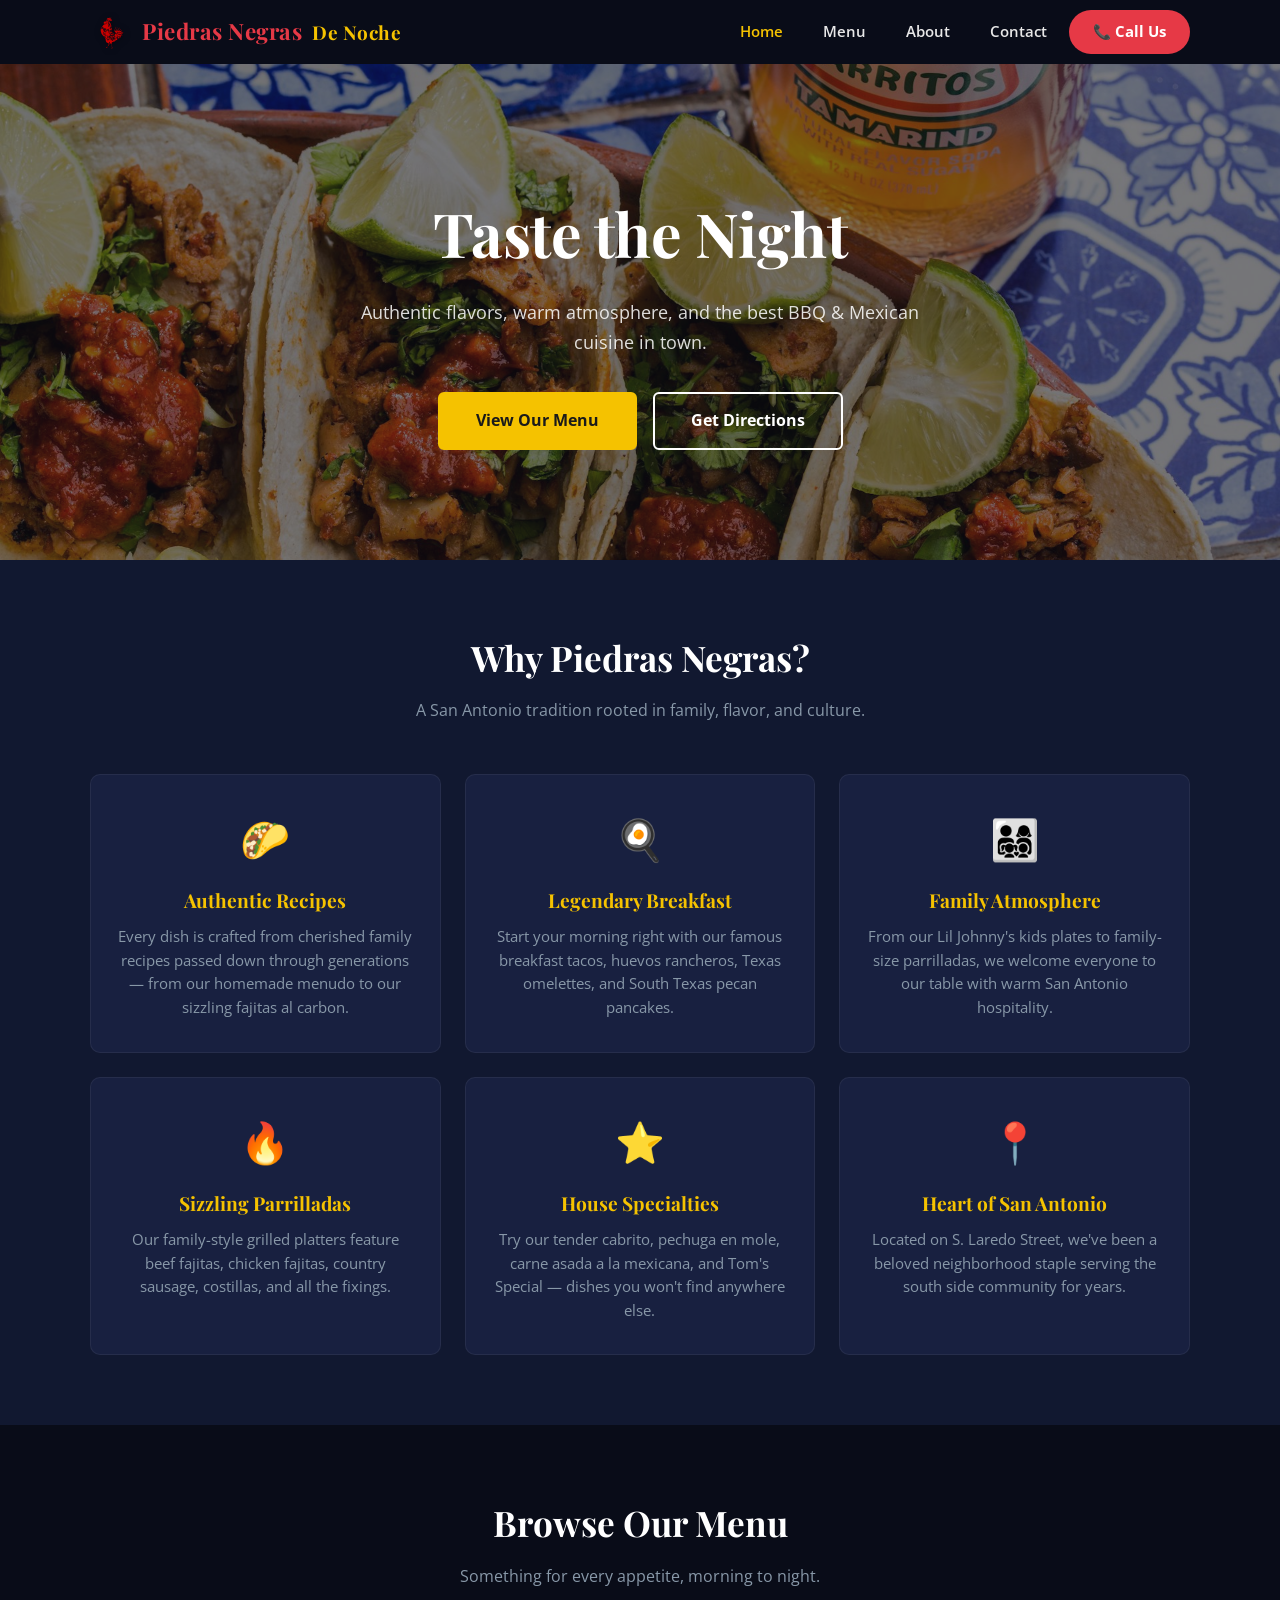
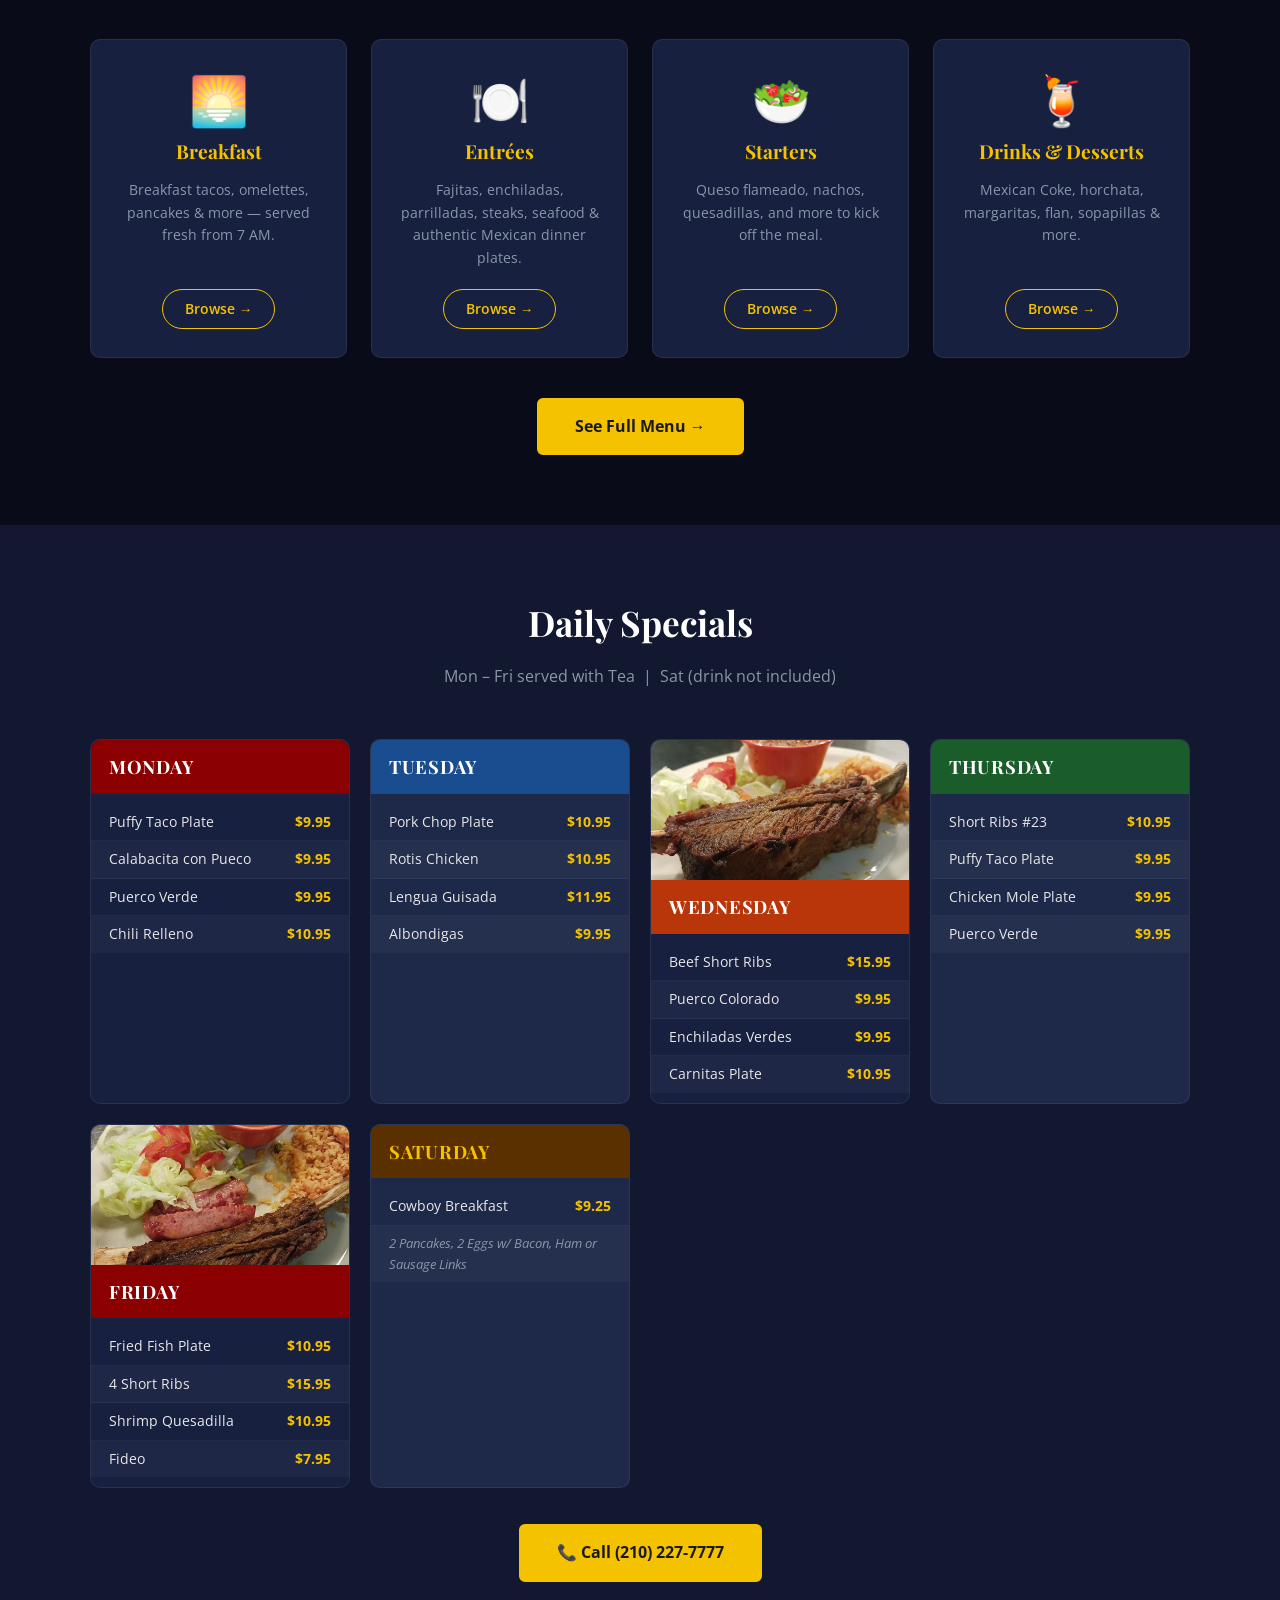
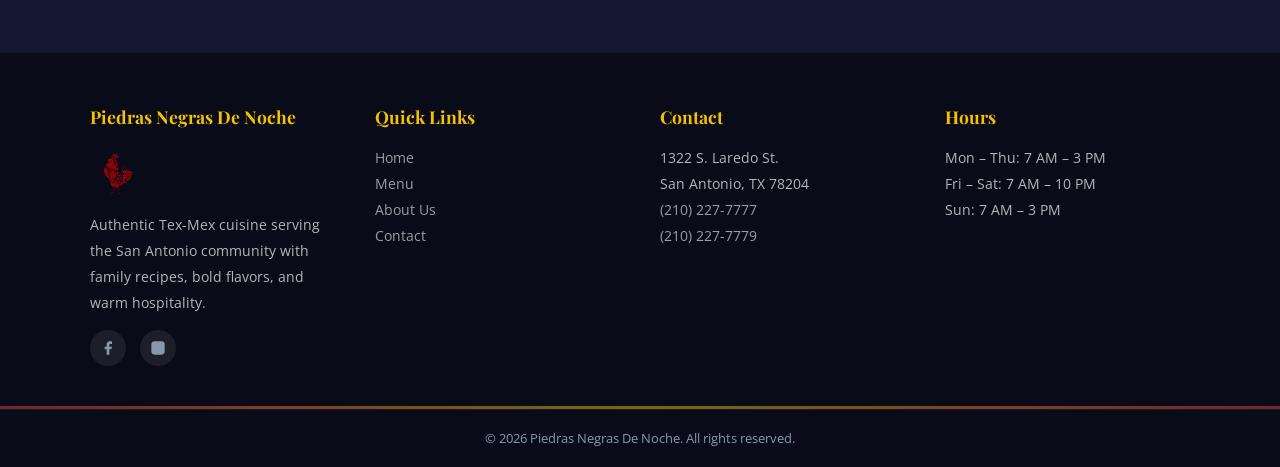
<file: index.html>
<!DOCTYPE html>
<html lang="en">
<head>
  <meta charset="UTF-8">
  <meta name="viewport" content="width=device-width, initial-scale=1.0">
  <meta name="description" content="Piedras Negras De Noche — Authentic Tex-Mex restaurant in San Antonio, TX. Serving the best breakfast tacos, enchiladas, fajitas, and more since day one.">
  <title>Piedras Negras De Noche | Authentic Tex-Mex — San Antonio, TX</title>

  <!-- Fonts -->
  <link rel="preconnect" href="https://fonts.googleapis.com">
  <link rel="preconnect" href="https://fonts.gstatic.com" crossorigin>
  <link href="https://fonts.googleapis.com/css2?family=Open+Sans:wght@400;600;700&family=Playfair+Display:wght@600;700;800&display=swap" rel="stylesheet">

  <link rel="stylesheet" href="css/styles.css">
</head>
<body>

  <!-- Header -->
  <header>
    <div class="container nav-wrapper">
      <a href="index.html" class="logo">
        <img src="images/rooster.svg" alt="Piedras Negras rooster mascot" class="mascot-logo">
        Piedras Negras <span>De Noche</span>
      </a>
      <button class="hamburger" aria-label="Toggle navigation" aria-expanded="false">
        <span></span><span></span><span></span>
      </button>
      <nav>
        <ul class="nav-menu">
          <li><a href="index.html">Home</a></li>
          <li><a href="menu.html">Menu</a></li>
          <li><a href="about.html">About</a></li>
          <li><a href="contact.html">Contact</a></li>
          <li><a href="tel:2102277777" class="nav-cta">📞 Call Us</a></li>
        </ul>
      </nav>
    </div>
  </header>

  <!-- Hero Section -->
  <section class="hero">
    <h1>Taste the Night</h1>
    <p>Authentic flavors, warm atmosphere, and the best BBQ &amp; Mexican cuisine in town.</p>
    <div class="hero-cta">
      <a href="menu.html" class="btn btn-primary">View Our Menu</a>
      <a href="contact.html" class="btn btn-outline">Get Directions</a>
    </div>
  </section>

  <!-- Why Us Section -->
  <section class="section">
    <div class="container">
      <h2 class="section-title">Why Piedras Negras?</h2>
      <p class="section-subtitle">A San Antonio tradition rooted in family, flavor, and culture.</p>
      <div class="features-grid">
        <div class="feature-card">
          <div class="icon">🌮</div>
          <h3>Authentic Recipes</h3>
          <p>Every dish is crafted from cherished family recipes passed down through generations — from our homemade menudo to our sizzling fajitas al carbon.</p>
        </div>
        <div class="feature-card">
          <div class="icon">🍳</div>
          <h3>Legendary Breakfast</h3>
          <p>Start your morning right with our famous breakfast tacos, huevos rancheros, Texas omelettes, and South Texas pecan pancakes.</p>
        </div>
        <div class="feature-card">
          <div class="icon">👨‍👩‍👧‍👦</div>
          <h3>Family Atmosphere</h3>
          <p>From our Lil Johnny's kids plates to family-size parrilladas, we welcome everyone to our table with warm San Antonio hospitality.</p>
        </div>
        <div class="feature-card">
          <div class="icon">🔥</div>
          <h3>Sizzling Parrilladas</h3>
          <p>Our family-style grilled platters feature beef fajitas, chicken fajitas, country sausage, costillas, and all the fixings.</p>
        </div>
        <div class="feature-card">
          <div class="icon">⭐</div>
          <h3>House Specialties</h3>
          <p>Try our tender cabrito, pechuga en mole, carne asada a la mexicana, and Tom's Special — dishes you won't find anywhere else.</p>
        </div>
        <div class="feature-card">
          <div class="icon">📍</div>
          <h3>Heart of San Antonio</h3>
          <p>Located on S. Laredo Street, we've been a beloved neighborhood staple serving the south side community for years.</p>
        </div>
      </div>
    </div>
  </section>

  <!-- Browse Our Menu — Visual Preview -->
  <section class="section section-alt">
    <div class="container">
      <h2 class="section-title">Browse Our Menu</h2>
      <p class="section-subtitle">Something for every appetite, morning to night.</p>
      <div class="menu-preview-grid">
        <a href="menu.html#breakfast" class="menu-preview-card">
          <div class="preview-icon">🌅</div>
          <h3>Breakfast</h3>
          <p>Breakfast tacos, omelettes, pancakes & more — served fresh from 7 AM.</p>
          <span class="btn-preview">Browse →</span>
        </a>
        <a href="menu.html#entrees" class="menu-preview-card">
          <div class="preview-icon">🍽️</div>
          <h3>Entrées</h3>
          <p>Fajitas, enchiladas, parrilladas, steaks, seafood & authentic Mexican dinner plates.</p>
          <span class="btn-preview">Browse →</span>
        </a>
        <a href="menu.html#starters" class="menu-preview-card">
          <div class="preview-icon">🥗</div>
          <h3>Starters</h3>
          <p>Queso flameado, nachos, quesadillas, and more to kick off the meal.</p>
          <span class="btn-preview">Browse →</span>
        </a>
        <a href="menu.html#drinks" class="menu-preview-card">
          <div class="preview-icon">🍹</div>
          <h3>Drinks &amp; Desserts</h3>
          <p>Mexican Coke, horchata, margaritas, flan, sopapillas &amp; more.</p>
          <span class="btn-preview">Browse →</span>
        </a>
      </div>
      <div style="text-align:center;margin-top:40px;">
        <a href="menu.html" class="btn btn-primary">See Full Menu →</a>
      </div>
    </div>
  </section>

  <!-- Daily Specials -->
  <section class="section specials-section">
    <div class="container">
      <h2 class="section-title">Daily Specials</h2>
      <p class="section-subtitle">Mon – Fri served with Tea &nbsp;|&nbsp; Sat (drink not included)</p>

      <div class="specials-grid">

        <div class="special-day">
          <div class="special-day-header monday">Monday</div>
          <ul>
            <li><span>Puffy Taco Plate</span><span>$9.95</span></li>
            <li><span>Calabacita con Pueco</span><span>$9.95</span></li>
            <li><span>Puerco Verde</span><span>$9.95</span></li>
            <li><span>Chili Relleno</span><span>$10.95</span></li>
          </ul>
        </div>

        <div class="special-day">
          <div class="special-day-header tuesday">Tuesday</div>
          <ul>
            <li><span>Pork Chop Plate</span><span>$10.95</span></li>
            <li><span>Rotis Chicken</span><span>$10.95</span></li>
            <li><span>Lengua Guisada</span><span>$11.95</span></li>
            <li><span>Albondigas</span><span>$9.95</span></li>
          </ul>
        </div>

        <div class="special-day">
          <img src="images/food/Beef Short Rib Plate 2.jpg" alt="Beef Short Ribs" class="special-day-img" loading="lazy">
          <div class="special-day-header wednesday">Wednesday</div>
          <ul>
            <li><span>Beef Short Ribs</span><span>$15.95</span></li>
            <li><span>Puerco Colorado</span><span>$9.95</span></li>
            <li><span>Enchiladas Verdes</span><span>$9.95</span></li>
            <li><span>Carnitas Plate</span><span>$10.95</span></li>
          </ul>
        </div>

        <div class="special-day">
          <div class="special-day-header thursday">Thursday</div>
          <ul>
            <li><span>Short Ribs #23</span><span>$10.95</span></li>
            <li><span>Puffy Taco Plate</span><span>$9.95</span></li>
            <li><span>Chicken Mole Plate</span><span>$9.95</span></li>
            <li><span>Puerco Verde</span><span>$9.95</span></li>
          </ul>
        </div>

        <div class="special-day">
          <img src="images/food/Beef Short Rib Plate 3.jpg" alt="Beef Short Ribs" class="special-day-img" loading="lazy">
          <div class="special-day-header friday">Friday</div>
          <ul>
            <li><span>Fried Fish Plate</span><span>$10.95</span></li>
            <li><span>4 Short Ribs</span><span>$15.95</span></li>
            <li><span>Shrimp Quesadilla</span><span>$10.95</span></li>
            <li><span>Fideo</span><span>$7.95</span></li>
          </ul>
        </div>

        <div class="special-day">
          <div class="special-day-header saturday">Saturday</div>
          <ul>
            <li><span>Cowboy Breakfast</span><span>$9.25</span></li>
            <li class="special-note"><span>2 Pancakes, 2 Eggs w/ Bacon, Ham or Sausage Links</span><span></span></li>
          </ul>
        </div>

      </div>

      <div style="text-align:center; margin-top:36px;">
        <a href="tel:2102277777" class="btn btn-primary">📞 Call (210) 227-7777</a>
      </div>
    </div>
  </section>

  <!-- Footer -->
  <footer>
    <div class="container">
      <div class="footer-grid">
        <div class="footer-col">
          <h4>Piedras Negras De Noche</h4>
          <img src="images/rooster.svg" alt="Piedras Negras rooster mascot" class="mascot-footer">
          <p>Authentic Tex-Mex cuisine serving the San Antonio community with family recipes, bold flavors, and warm hospitality.</p>
          <div class="footer-social">
            <a href="#" aria-label="Facebook" title="Facebook"><svg viewBox="0 0 24 24"><path d="M18 2h-3a5 5 0 0 0-5 5v3H7v4h3v8h4v-8h3l1-4h-4V7a1 1 0 0 1 1-1h3z"/></svg></a>
            <a href="#" aria-label="Instagram" title="Instagram"><svg viewBox="0 0 24 24"><rect x="2" y="2" width="20" height="20" rx="5" ry="5"/><path d="M16 11.37A4 4 0 1 1 12.63 8 4 4 0 0 1 16 11.37z"/><line x1="17.5" y1="6.5" x2="17.51" y2="6.5" style="stroke-width:2"/></svg></a>
          </div>
        </div>
        <div class="footer-col">
          <h4>Quick Links</h4>
          <ul>
            <li><a href="index.html">Home</a></li>
            <li><a href="menu.html">Menu</a></li>
            <li><a href="about.html">About Us</a></li>
            <li><a href="contact.html">Contact</a></li>
          </ul>
        </div>
        <div class="footer-col">
          <h4>Contact</h4>
          <p>1322 S. Laredo St.<br>San Antonio, TX 78204</p>
          <p><a href="tel:2102277777">(210) 227-7777</a><br><a href="tel:2102277779">(210) 227-7779</a></p>
        </div>
        <div class="footer-col">
          <h4>Hours</h4>
          <p>Mon – Thu: 7 AM – 3 PM<br>Fri – Sat: 7 AM – 10 PM<br>Sun: 7 AM – 3 PM</p>
        </div>
      </div>
    </div>
    <div class="aztec-border"></div>
    <div class="footer-bottom">
      <p>&copy; <span id="current-year"></span> Piedras Negras De Noche. All rights reserved.</p>
    </div>
  </footer>

  <!-- Back to Top -->
  <button class="back-to-top" aria-label="Back to top">↑</button>

  <script src="js/main.js"></script>
</body>
</html>
</file>
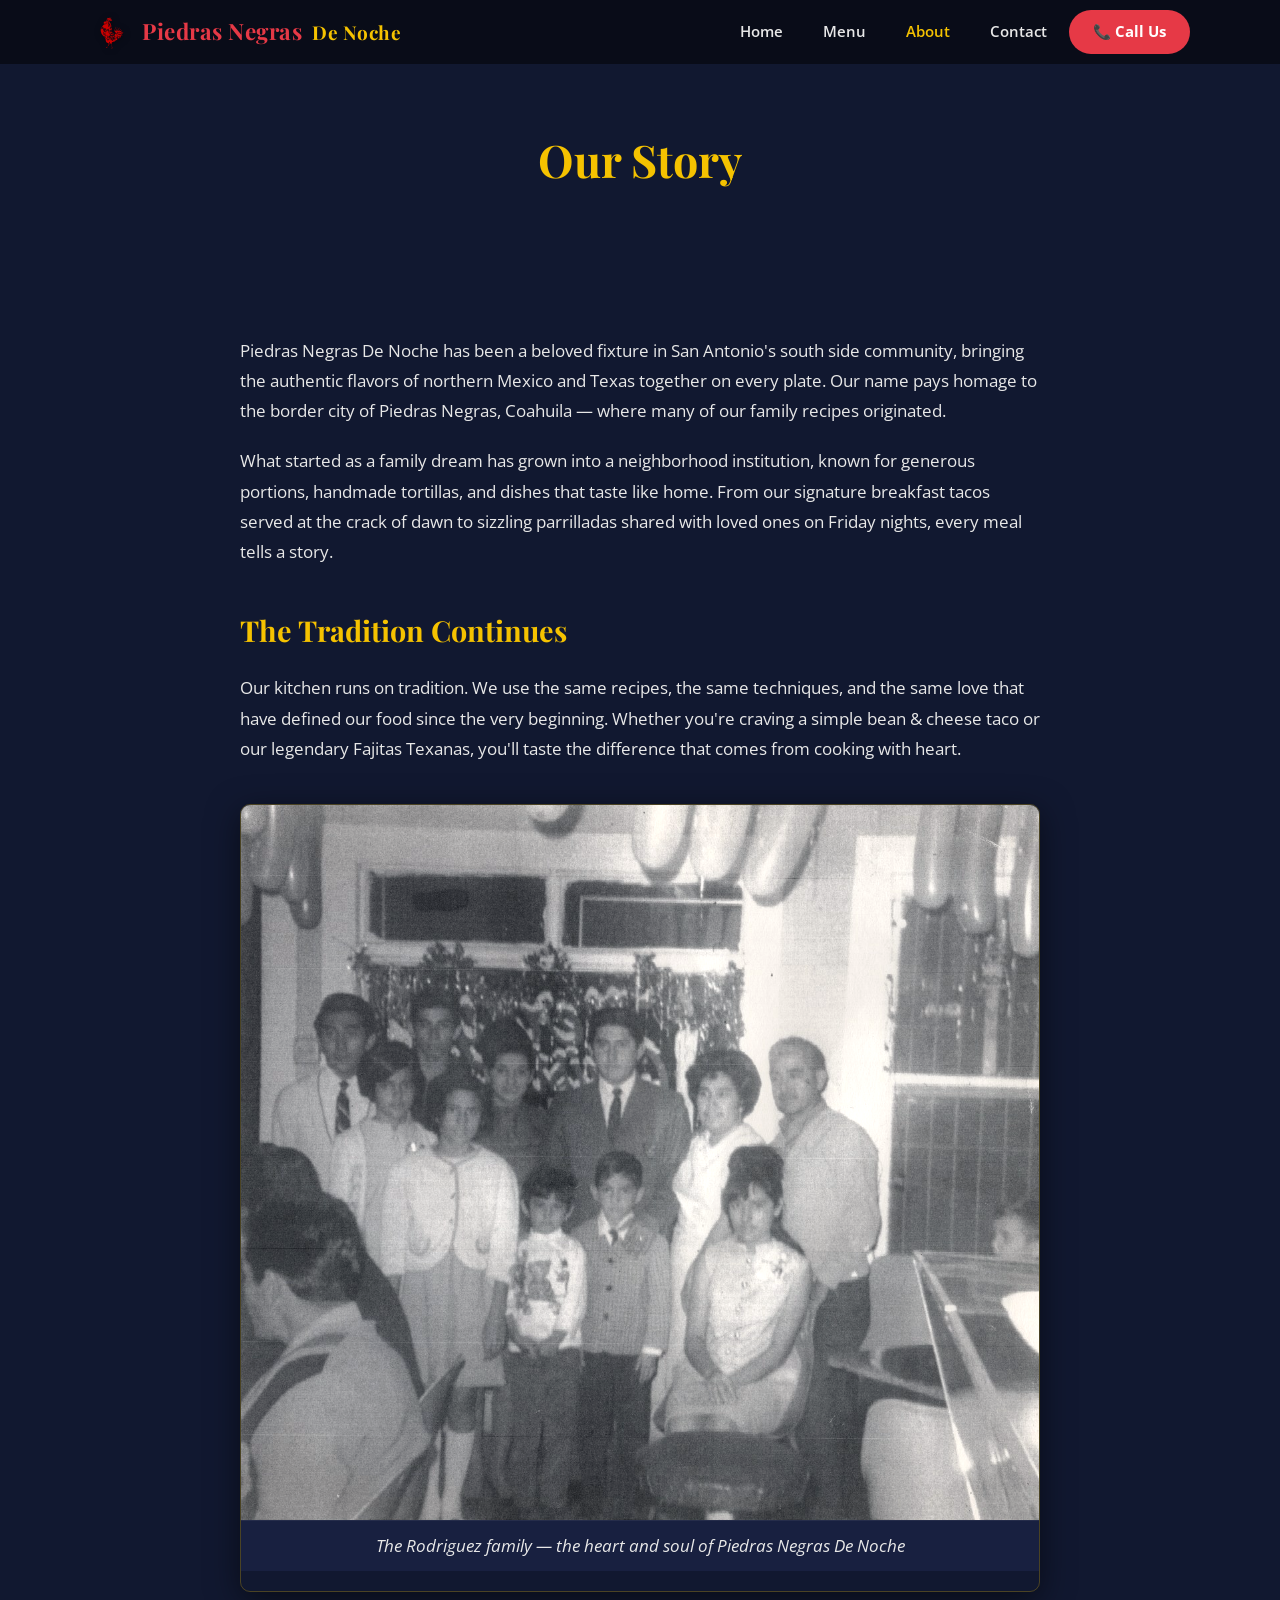
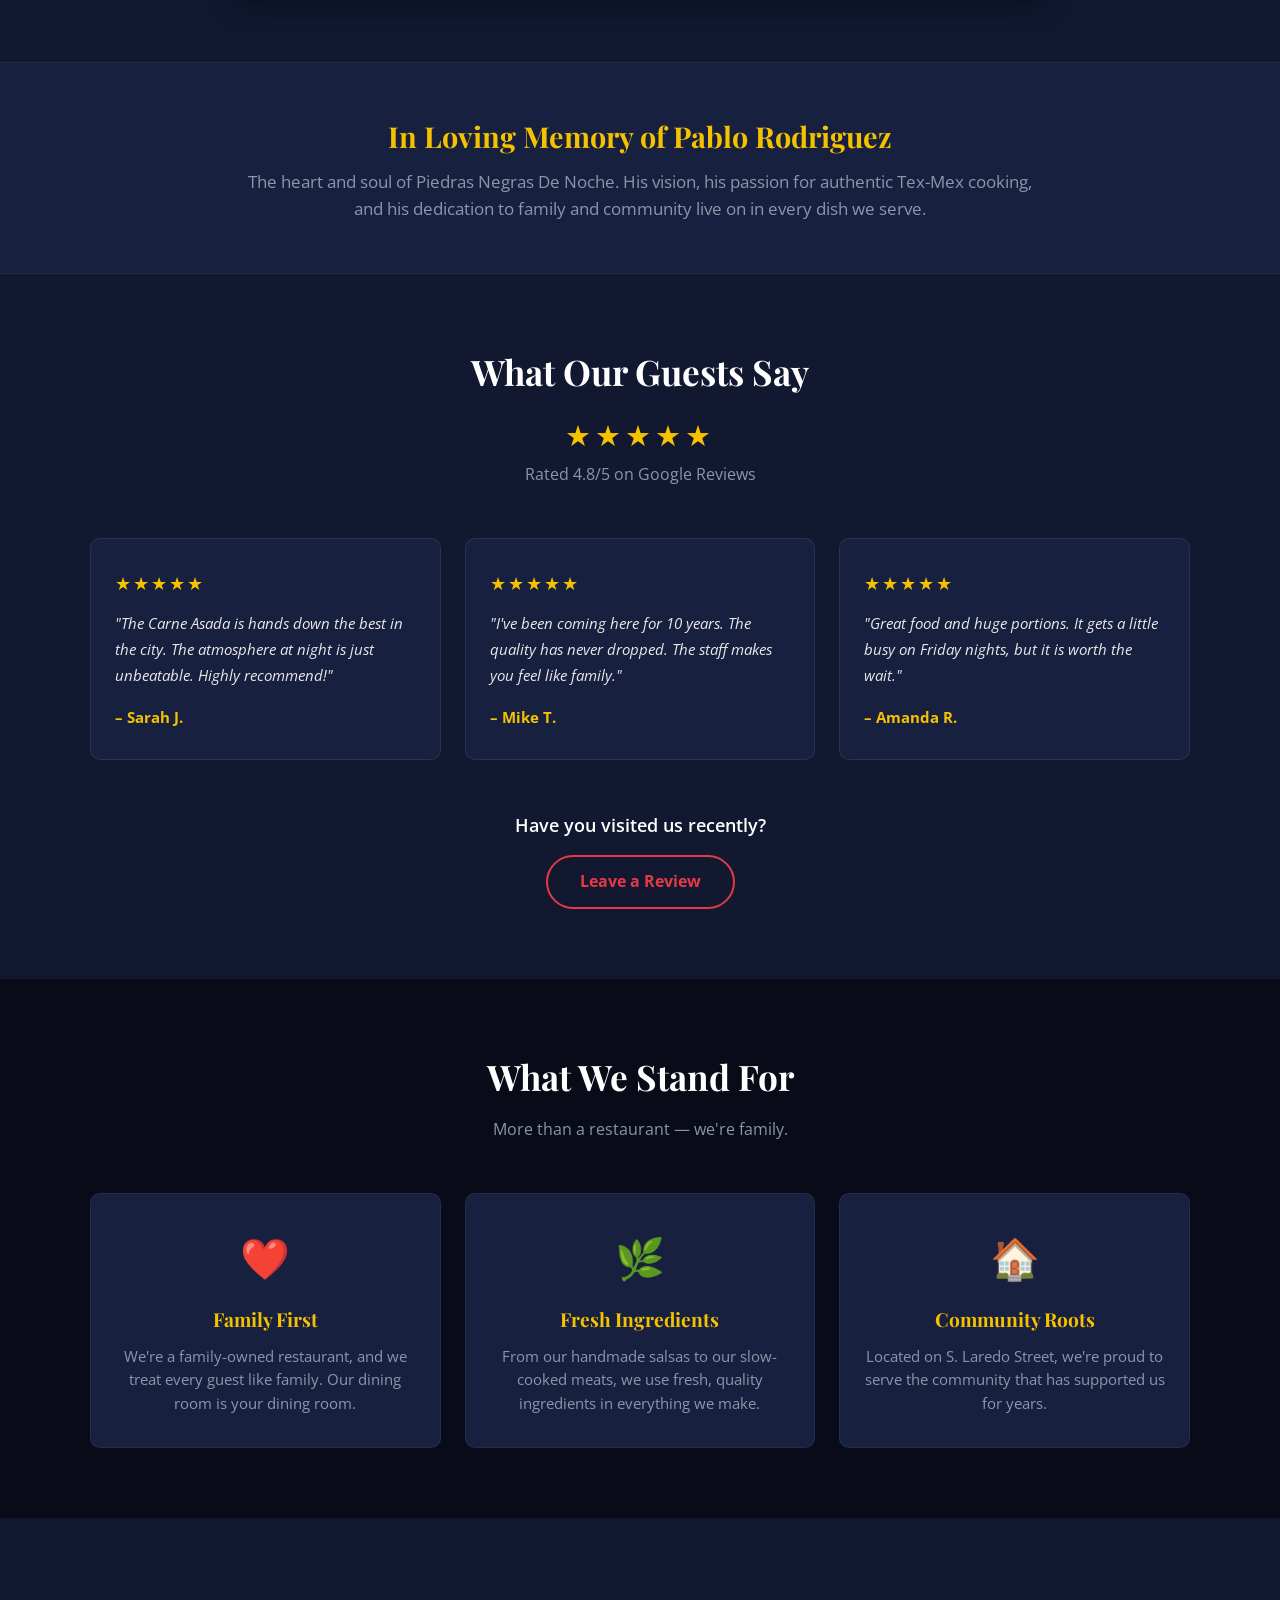
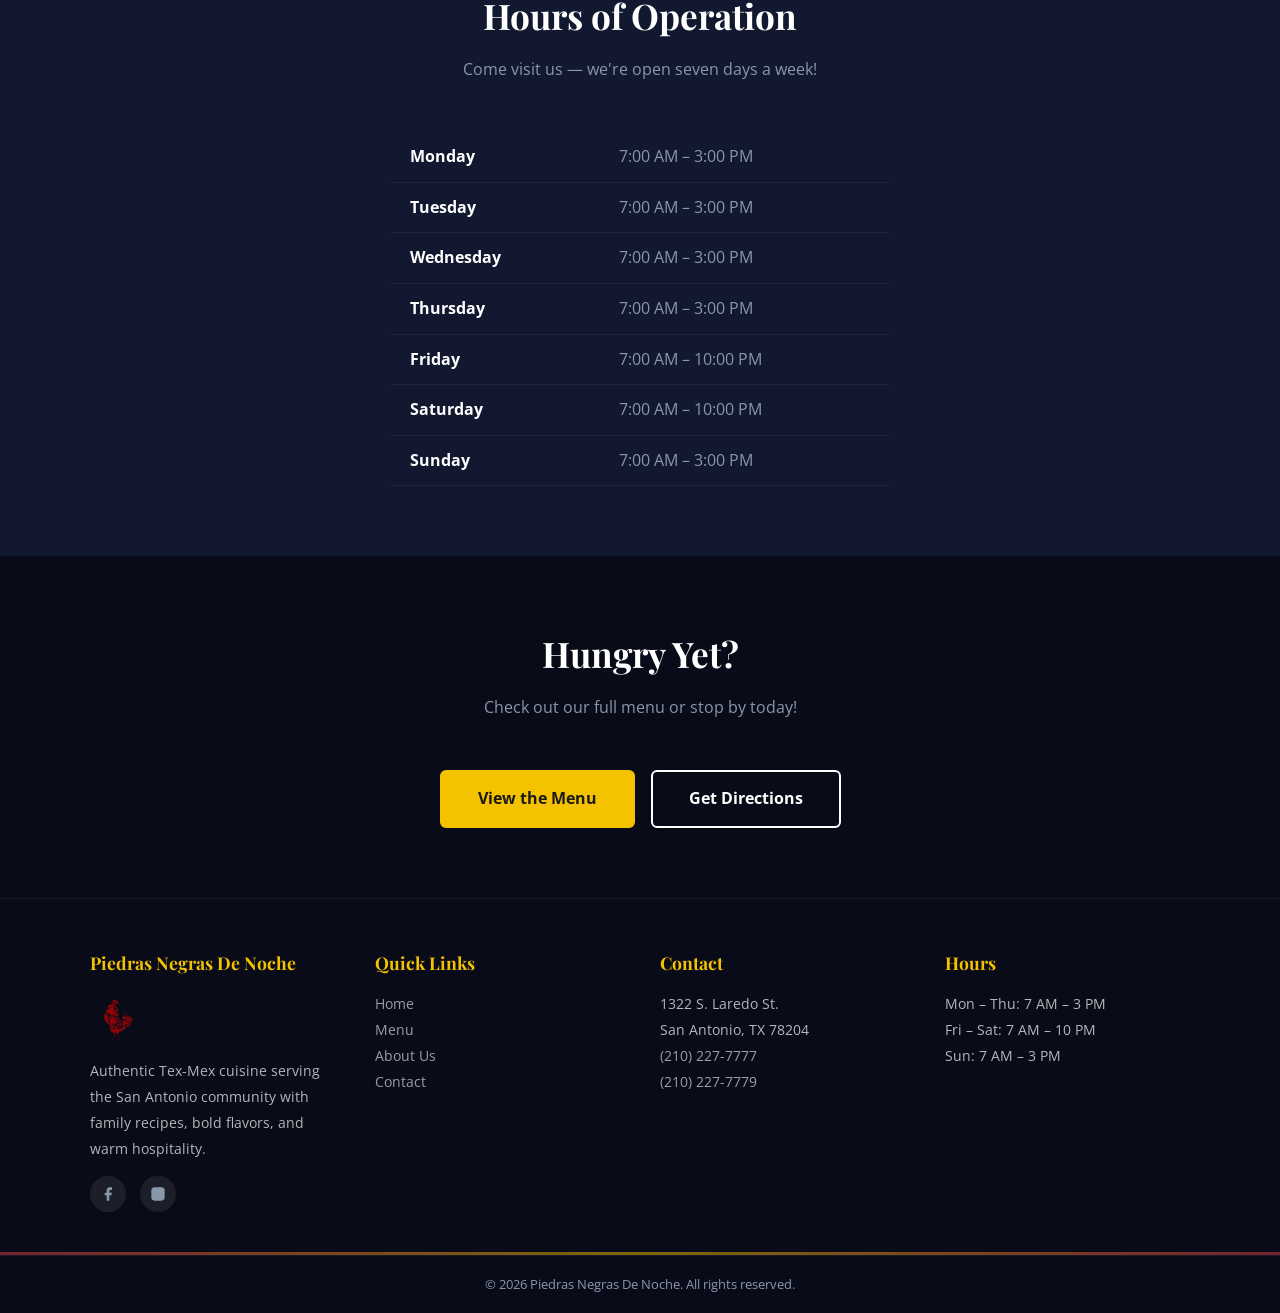
<file: about.html>
<!DOCTYPE html>
<html lang="en">
<head>
  <meta charset="UTF-8">
  <meta name="viewport" content="width=device-width, initial-scale=1.0">
  <meta name="description" content="Learn about Piedras Negras De Noche — a family-owned Tex-Mex restaurant in San Antonio, TX, dedicated to the loving memory of Pablo Rodriguez.">
  <title>About Us | Piedras Negras De Noche</title>

  <link rel="preconnect" href="https://fonts.googleapis.com">
  <link rel="preconnect" href="https://fonts.gstatic.com" crossorigin>
  <link href="https://fonts.googleapis.com/css2?family=Open+Sans:wght@400;600;700&family=Playfair+Display:wght@600;700;800&display=swap" rel="stylesheet">

  <link rel="stylesheet" href="css/styles.css">
</head>
<body>

  <!-- Header -->
  <header>
    <div class="container nav-wrapper">
      <a href="index.html" class="logo">
        <img src="images/rooster.svg" alt="Piedras Negras rooster mascot" class="mascot-logo">
        Piedras Negras <span>De Noche</span>
      </a>
      <button class="hamburger" aria-label="Toggle navigation" aria-expanded="false">
        <span></span><span></span><span></span>
      </button>
      <nav>
        <ul class="nav-menu">
          <li><a href="index.html">Home</a></li>
          <li><a href="menu.html">Menu</a></li>
          <li><a href="about.html">About</a></li>
          <li><a href="contact.html">Contact</a></li>
          <li><a href="tel:2102277777" class="nav-cta">📞 Call Us</a></li>
        </ul>
      </nav>
    </div>
  </header>

  <!-- Page Hero -->
  <section class="page-hero">
    <h1 class="yellow">Our Story</h1>
  </section>

  <!-- About Content -->
  <section class="section">
    <div class="container about-flow">
      <p>Piedras Negras De Noche has been a beloved fixture in San Antonio's south side community, bringing the authentic flavors of northern Mexico and Texas together on every plate. Our name pays homage to the border city of Piedras Negras, Coahuila — where many of our family recipes originated.</p>
      <p>What started as a family dream has grown into a neighborhood institution, known for generous portions, handmade tortillas, and dishes that taste like home. From our signature breakfast tacos served at the crack of dawn to sizzling parrilladas shared with loved ones on Friday nights, every meal tells a story.</p>

      <h2 class="about-subheading">The Tradition Continues</h2>
      <p>Our kitchen runs on tradition. We use the same recipes, the same techniques, and the same love that have defined our food since the very beginning. Whether you're craving a simple bean & cheese taco or our legendary Fajitas Texanas, you'll taste the difference that comes from cooking with heart.</p>

      <div class="about-photo">
        <img src="images/about-photo.jpg" alt="The Rodriguez family — the heart of Piedras Negras De Noche">
        <p class="about-photo-caption">The Rodriguez family — the heart and soul of Piedras Negras De Noche</p>
      </div>
    </div>
  </section>

  <!-- Dedication Banner -->
  <div class="dedication-banner">
    <h3>In Loving Memory of Pablo Rodriguez</h3>
    <p>The heart and soul of Piedras Negras De Noche. His vision, his passion for authentic Tex-Mex cooking,<br>and his dedication to family and community live on in every dish we serve.</p>
  </div>

  <!-- Reviews Section -->
  <section class="section reviews-section">
    <div class="container">
      <h2 class="section-title">What Our Guests Say</h2>
      <div class="reviews-stars">★★★★★</div>
      <p class="section-subtitle">Rated 4.8/5 on Google Reviews</p>

      <div class="reviews-grid">
        <div class="review-card">
          <div class="review-stars">★★★★★</div>
          <p class="review-text">"The Carne Asada is hands down the best in the city. The atmosphere at night is just unbeatable. Highly recommend!"</p>
          <p class="review-author">– Sarah J.</p>
        </div>
        <div class="review-card">
          <div class="review-stars">★★★★★</div>
          <p class="review-text">"I've been coming here for 10 years. The quality has never dropped. The staff makes you feel like family."</p>
          <p class="review-author">– Mike T.</p>
        </div>
        <div class="review-card">
          <div class="review-stars">★★★★★</div>
          <p class="review-text">"Great food and huge portions. It gets a little busy on Friday nights, but it is worth the wait."</p>
          <p class="review-author">– Amanda R.</p>
        </div>
      </div>

      <div class="reviews-cta">
        <p>Have you visited us recently?</p>
        <a href="https://g.page/review" target="_blank" class="btn-review">Leave a Review</a>
      </div>
    </div>
  </section>

  <!-- Values Section -->
  <section class="section section-alt">
    <div class="container">
      <h2 class="section-title">What We Stand For</h2>
      <p class="section-subtitle">More than a restaurant — we're family.</p>
      <div class="features-grid">
        <div class="feature-card">
          <div class="icon">❤️</div>
          <h3>Family First</h3>
          <p>We're a family-owned restaurant, and we treat every guest like family. Our dining room is your dining room.</p>
        </div>
        <div class="feature-card">
          <div class="icon">🌿</div>
          <h3>Fresh Ingredients</h3>
          <p>From our handmade salsas to our slow-cooked meats, we use fresh, quality ingredients in everything we make.</p>
        </div>
        <div class="feature-card">
          <div class="icon">🏠</div>
          <h3>Community Roots</h3>
          <p>Located on S. Laredo Street, we're proud to serve the community that has supported us for years.</p>
        </div>
      </div>
    </div>
  </section>

  <!-- Hours Section -->
  <section class="section">
    <div class="container">
      <h2 class="section-title">Hours of Operation</h2>
      <p class="section-subtitle">Come visit us — we're open seven days a week!</p>
      <table class="hours-table">
        <tbody>
          <tr><th>Monday</th><td>7:00 AM – 3:00 PM</td></tr>
          <tr><th>Tuesday</th><td>7:00 AM – 3:00 PM</td></tr>
          <tr><th>Wednesday</th><td>7:00 AM – 3:00 PM</td></tr>
          <tr><th>Thursday</th><td>7:00 AM – 3:00 PM</td></tr>
          <tr><th>Friday</th><td>7:00 AM – 10:00 PM</td></tr>
          <tr><th>Saturday</th><td>7:00 AM – 10:00 PM</td></tr>
          <tr><th>Sunday</th><td>7:00 AM – 3:00 PM</td></tr>
        </tbody>
      </table>
    </div>
  </section>

  <!-- CTA -->
  <section class="section section-alt" style="text-align:center;">
    <div class="container">
      <h2 class="section-title">Hungry Yet?</h2>
      <p class="section-subtitle">Check out our full menu or stop by today!</p>
      <div style="display:inline-flex;gap:16px;flex-wrap:wrap;justify-content:center;">
        <a href="menu.html" class="btn btn-primary">View the Menu</a>
        <a href="contact.html" class="btn btn-outline">Get Directions</a>
      </div>
    </div>
  </section>

  <!-- Footer -->
  <footer>
    <div class="container">
      <div class="footer-grid">
        <div class="footer-col">
          <h4>Piedras Negras De Noche</h4>
          <img src="images/rooster.svg" alt="Piedras Negras rooster mascot" class="mascot-footer">
          <p>Authentic Tex-Mex cuisine serving the San Antonio community with family recipes, bold flavors, and warm hospitality.</p>
          <div class="footer-social">
            <a href="#" aria-label="Facebook" title="Facebook"><svg viewBox="0 0 24 24"><path d="M18 2h-3a5 5 0 0 0-5 5v3H7v4h3v8h4v-8h3l1-4h-4V7a1 1 0 0 1 1-1h3z"/></svg></a>
            <a href="#" aria-label="Instagram" title="Instagram"><svg viewBox="0 0 24 24"><rect x="2" y="2" width="20" height="20" rx="5" ry="5"/><path d="M16 11.37A4 4 0 1 1 12.63 8 4 4 0 0 1 16 11.37z"/><line x1="17.5" y1="6.5" x2="17.51" y2="6.5" style="stroke-width:2"/></svg></a>
          </div>
        </div>
        <div class="footer-col">
          <h4>Quick Links</h4>
          <ul>
            <li><a href="index.html">Home</a></li>
            <li><a href="menu.html">Menu</a></li>
            <li><a href="about.html">About Us</a></li>
            <li><a href="contact.html">Contact</a></li>
          </ul>
        </div>
        <div class="footer-col">
          <h4>Contact</h4>
          <p>1322 S. Laredo St.<br>San Antonio, TX 78204</p>
          <p><a href="tel:2102277777">(210) 227-7777</a><br><a href="tel:2102277779">(210) 227-7779</a></p>
        </div>
        <div class="footer-col">
          <h4>Hours</h4>
          <p>Mon – Thu: 7 AM – 3 PM<br>Fri – Sat: 7 AM – 10 PM<br>Sun: 7 AM – 3 PM</p>
        </div>
      </div>
    </div>
    <div class="aztec-border"></div>
    <div class="footer-bottom">
      <p>&copy; <span id="current-year"></span> Piedras Negras De Noche. All rights reserved.</p>
    </div>
  </footer>

  <button class="back-to-top" aria-label="Back to top">↑</button>

  <script src="js/main.js"></script>
</body>
</html>
</file>
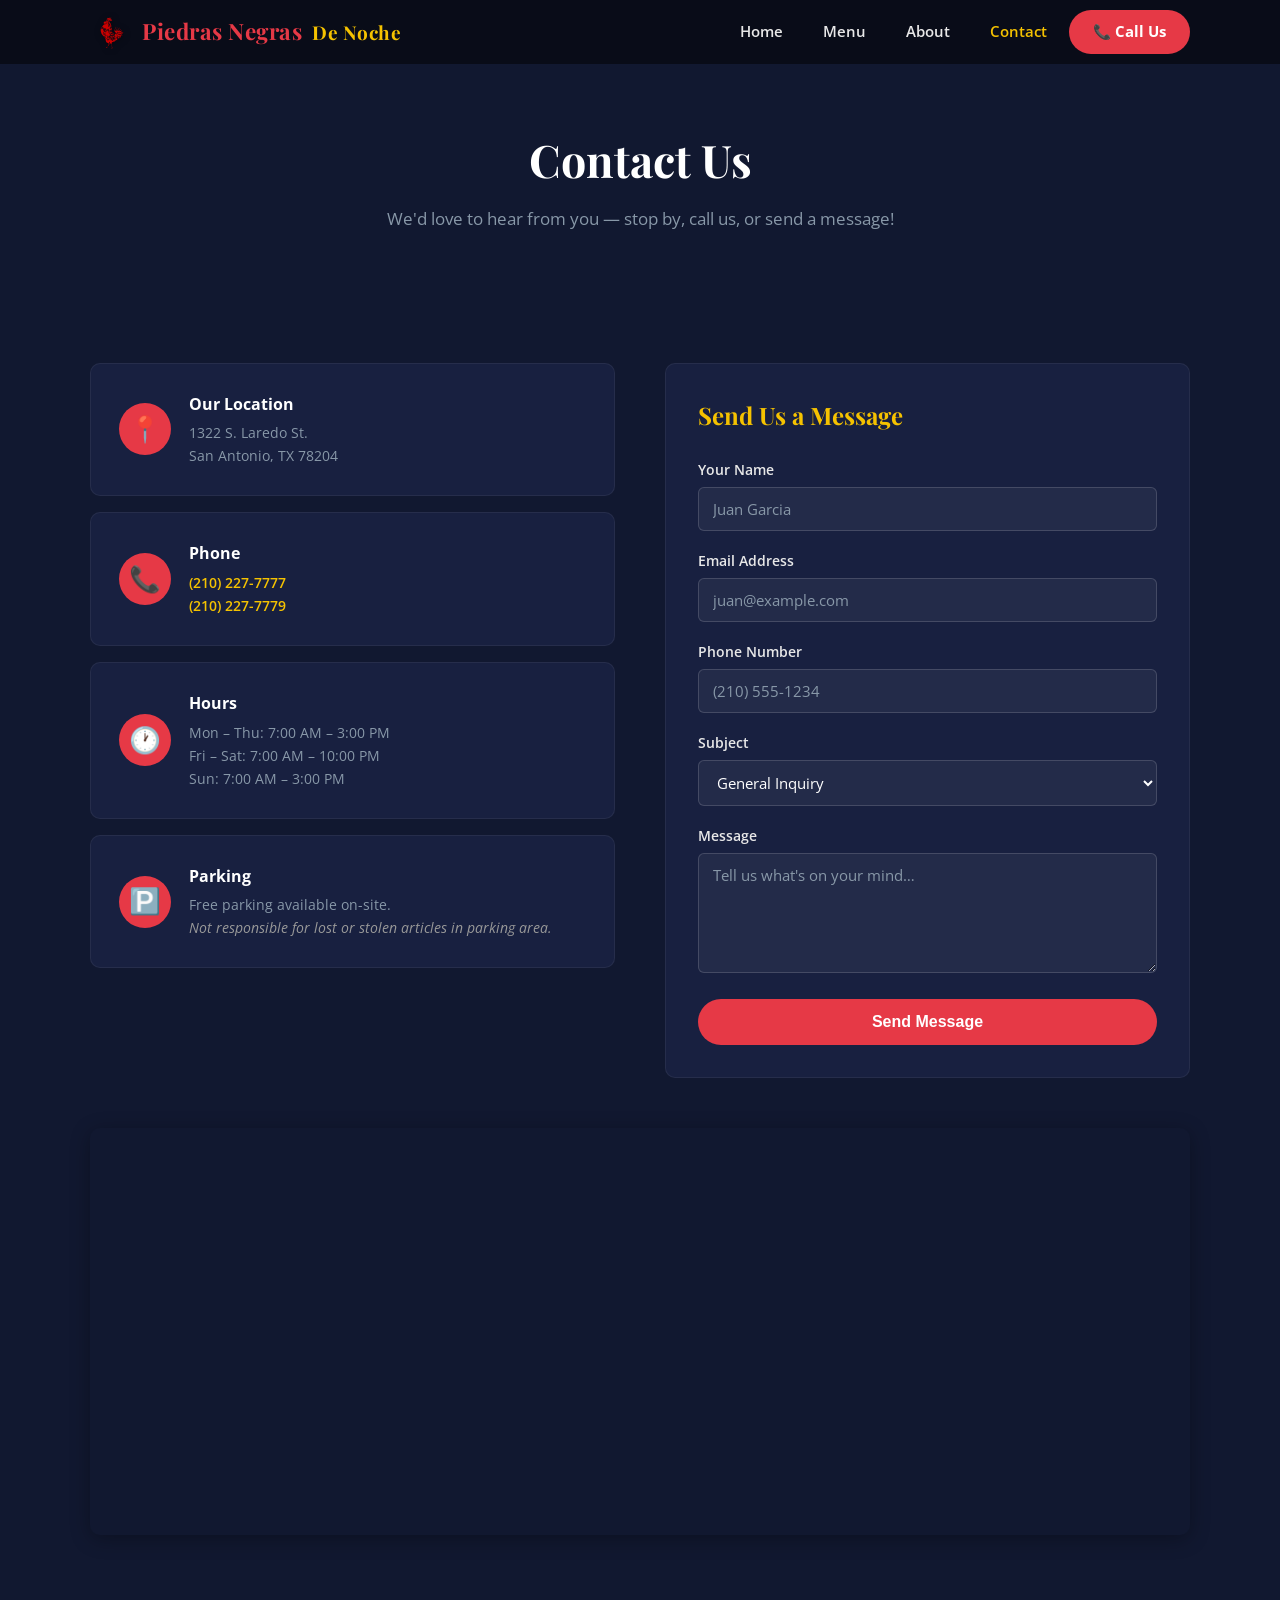
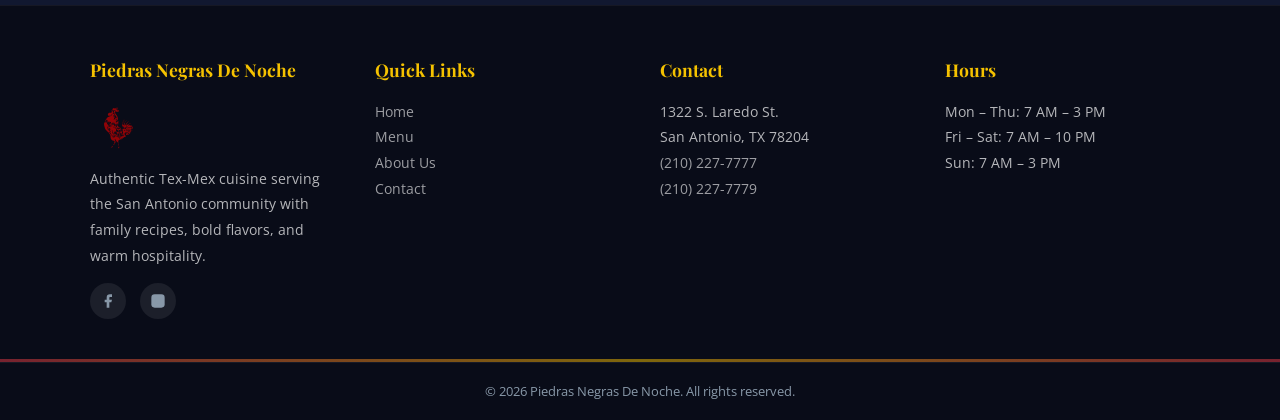
<file: contact.html>
<!DOCTYPE html>
<html lang="en">
<head>
  <meta charset="UTF-8">
  <meta name="viewport" content="width=device-width, initial-scale=1.0">
  <meta name="description" content="Contact Piedras Negras De Noche — find directions, phone numbers, hours, and send us a message. Located at 1322 S. Laredo St., San Antonio, TX 78204.">
  <title>Contact | Piedras Negras De Noche</title>

  <link rel="preconnect" href="https://fonts.googleapis.com">
  <link rel="preconnect" href="https://fonts.gstatic.com" crossorigin>
  <link href="https://fonts.googleapis.com/css2?family=Open+Sans:wght@400;600;700&family=Playfair+Display:wght@600;700;800&display=swap" rel="stylesheet">

  <link rel="stylesheet" href="css/styles.css">
</head>
<body>

  <!-- Header -->
  <header>
    <div class="container nav-wrapper">
      <a href="index.html" class="logo">
        <img src="images/rooster.svg" alt="Piedras Negras rooster mascot" class="mascot-logo">
        Piedras Negras <span>De Noche</span>
      </a>
      <button class="hamburger" aria-label="Toggle navigation" aria-expanded="false">
        <span></span><span></span><span></span>
      </button>
      <nav>
        <ul class="nav-menu">
          <li><a href="index.html">Home</a></li>
          <li><a href="menu.html">Menu</a></li>
          <li><a href="about.html">About</a></li>
          <li><a href="contact.html">Contact</a></li>
          <li><a href="tel:2102277777" class="nav-cta">📞 Call Us</a></li>
        </ul>
      </nav>
    </div>
  </header>

  <!-- Page Hero -->
  <section class="page-hero">
    <h1>Contact Us</h1>
    <p>We'd love to hear from you — stop by, call us, or send a message!</p>
  </section>

  <!-- Contact Section -->
  <section class="section">
    <div class="container">
      <div class="contact-grid">

        <!-- Info Cards -->
        <div>
          <div class="contact-info-card">
            <div class="c-icon">📍</div>
            <div>
              <h3>Our Location</h3>
              <p>1322 S. Laredo St.<br>San Antonio, TX 78204</p>
            </div>
          </div>

          <div class="contact-info-card">
            <div class="c-icon">📞</div>
            <div>
              <h3>Phone</h3>
              <p>
                <a href="tel:2102277777">(210) 227-7777</a><br>
                <a href="tel:2102277779">(210) 227-7779</a>
              </p>
            </div>
          </div>

          <div class="contact-info-card">
            <div class="c-icon">🕐</div>
            <div>
              <h3>Hours</h3>
              <p>
                Mon – Thu: 7:00 AM – 3:00 PM<br>
                Fri – Sat: 7:00 AM – 10:00 PM<br>
                Sun: 7:00 AM – 3:00 PM
              </p>
            </div>
          </div>

          <div class="contact-info-card">
            <div class="c-icon">🅿️</div>
            <div>
              <h3>Parking</h3>
              <p>Free parking available on-site.<br>
              <em style="font-size:0.85rem;color:#999;">Not responsible for lost or stolen articles in parking area.</em></p>
            </div>
          </div>
        </div>

        <!-- Contact Form -->
        <div class="contact-form">
          <h2>Send Us a Message</h2>
          <form id="contact-form">
            <div class="form-group">
              <label for="name">Your Name</label>
              <input type="text" id="name" name="name" placeholder="Juan Garcia" required>
            </div>
            <div class="form-group">
              <label for="email">Email Address</label>
              <input type="email" id="email" name="email" placeholder="juan@example.com" required>
            </div>
            <div class="form-group">
              <label for="phone">Phone Number</label>
              <input type="tel" id="phone" name="phone" placeholder="(210) 555-1234">
            </div>
            <div class="form-group">
              <label for="subject">Subject</label>
              <select id="subject" name="subject">
                <option value="general">General Inquiry</option>
                <option value="catering">Catering</option>
                <option value="reservation">Large Party Reservation</option>
                <option value="feedback">Feedback</option>
                <option value="other">Other</option>
              </select>
            </div>
            <div class="form-group">
              <label for="message">Message</label>
              <textarea id="message" name="message" placeholder="Tell us what's on your mind…" required></textarea>
            </div>
            <button type="submit" class="btn-submit">Send Message</button>
          </form>
        </div>

      </div>

      <!-- Map -->
      <div class="map-wrapper">
        <iframe
          src="https://www.google.com/maps/embed?pb=!1m18!1m12!1m3!1d3474.4!2d-98.5!3d29.41!2m3!1f0!2f0!3f0!3m2!1i1024!2i768!4f13.1!3m3!1m2!1s0x865c5f2a2b5b5b5b%3A0x0!2s1322+S+Laredo+St%2C+San+Antonio%2C+TX+78204!5e0!3m2!1sen!2sus!4v1700000000000"
          allowfullscreen=""
          loading="lazy"
          referrerpolicy="no-referrer-when-downgrade"
          title="Piedras Negras De Noche Location">
        </iframe>
      </div>

    </div>
  </section>

  <!-- Footer -->
  <footer>
    <div class="container">
      <div class="footer-grid">
        <div class="footer-col">
          <h4>Piedras Negras De Noche</h4>
          <img src="images/rooster.svg" alt="Piedras Negras rooster mascot" class="mascot-footer">
          <p>Authentic Tex-Mex cuisine serving the San Antonio community with family recipes, bold flavors, and warm hospitality.</p>
          <div class="footer-social">
            <a href="#" aria-label="Facebook" title="Facebook"><svg viewBox="0 0 24 24"><path d="M18 2h-3a5 5 0 0 0-5 5v3H7v4h3v8h4v-8h3l1-4h-4V7a1 1 0 0 1 1-1h3z"/></svg></a>
            <a href="#" aria-label="Instagram" title="Instagram"><svg viewBox="0 0 24 24"><rect x="2" y="2" width="20" height="20" rx="5" ry="5"/><path d="M16 11.37A4 4 0 1 1 12.63 8 4 4 0 0 1 16 11.37z"/><line x1="17.5" y1="6.5" x2="17.51" y2="6.5" style="stroke-width:2"/></svg></a>
          </div>
        </div>
        <div class="footer-col">
          <h4>Quick Links</h4>
          <ul>
            <li><a href="index.html">Home</a></li>
            <li><a href="menu.html">Menu</a></li>
            <li><a href="about.html">About Us</a></li>
            <li><a href="contact.html">Contact</a></li>
          </ul>
        </div>
        <div class="footer-col">
          <h4>Contact</h4>
          <p>1322 S. Laredo St.<br>San Antonio, TX 78204</p>
          <p><a href="tel:2102277777">(210) 227-7777</a><br><a href="tel:2102277779">(210) 227-7779</a></p>
        </div>
        <div class="footer-col">
          <h4>Hours</h4>
          <p>Mon – Thu: 7 AM – 3 PM<br>Fri – Sat: 7 AM – 10 PM<br>Sun: 7 AM – 3 PM</p>
        </div>
      </div>
    </div>
    <div class="aztec-border"></div>
    <div class="footer-bottom">
      <p>&copy; <span id="current-year"></span> Piedras Negras De Noche. All rights reserved.</p>
    </div>
  </footer>

  <button class="back-to-top" aria-label="Back to top">↑</button>

  <script src="js/main.js"></script>
</body>
</html>
</file>
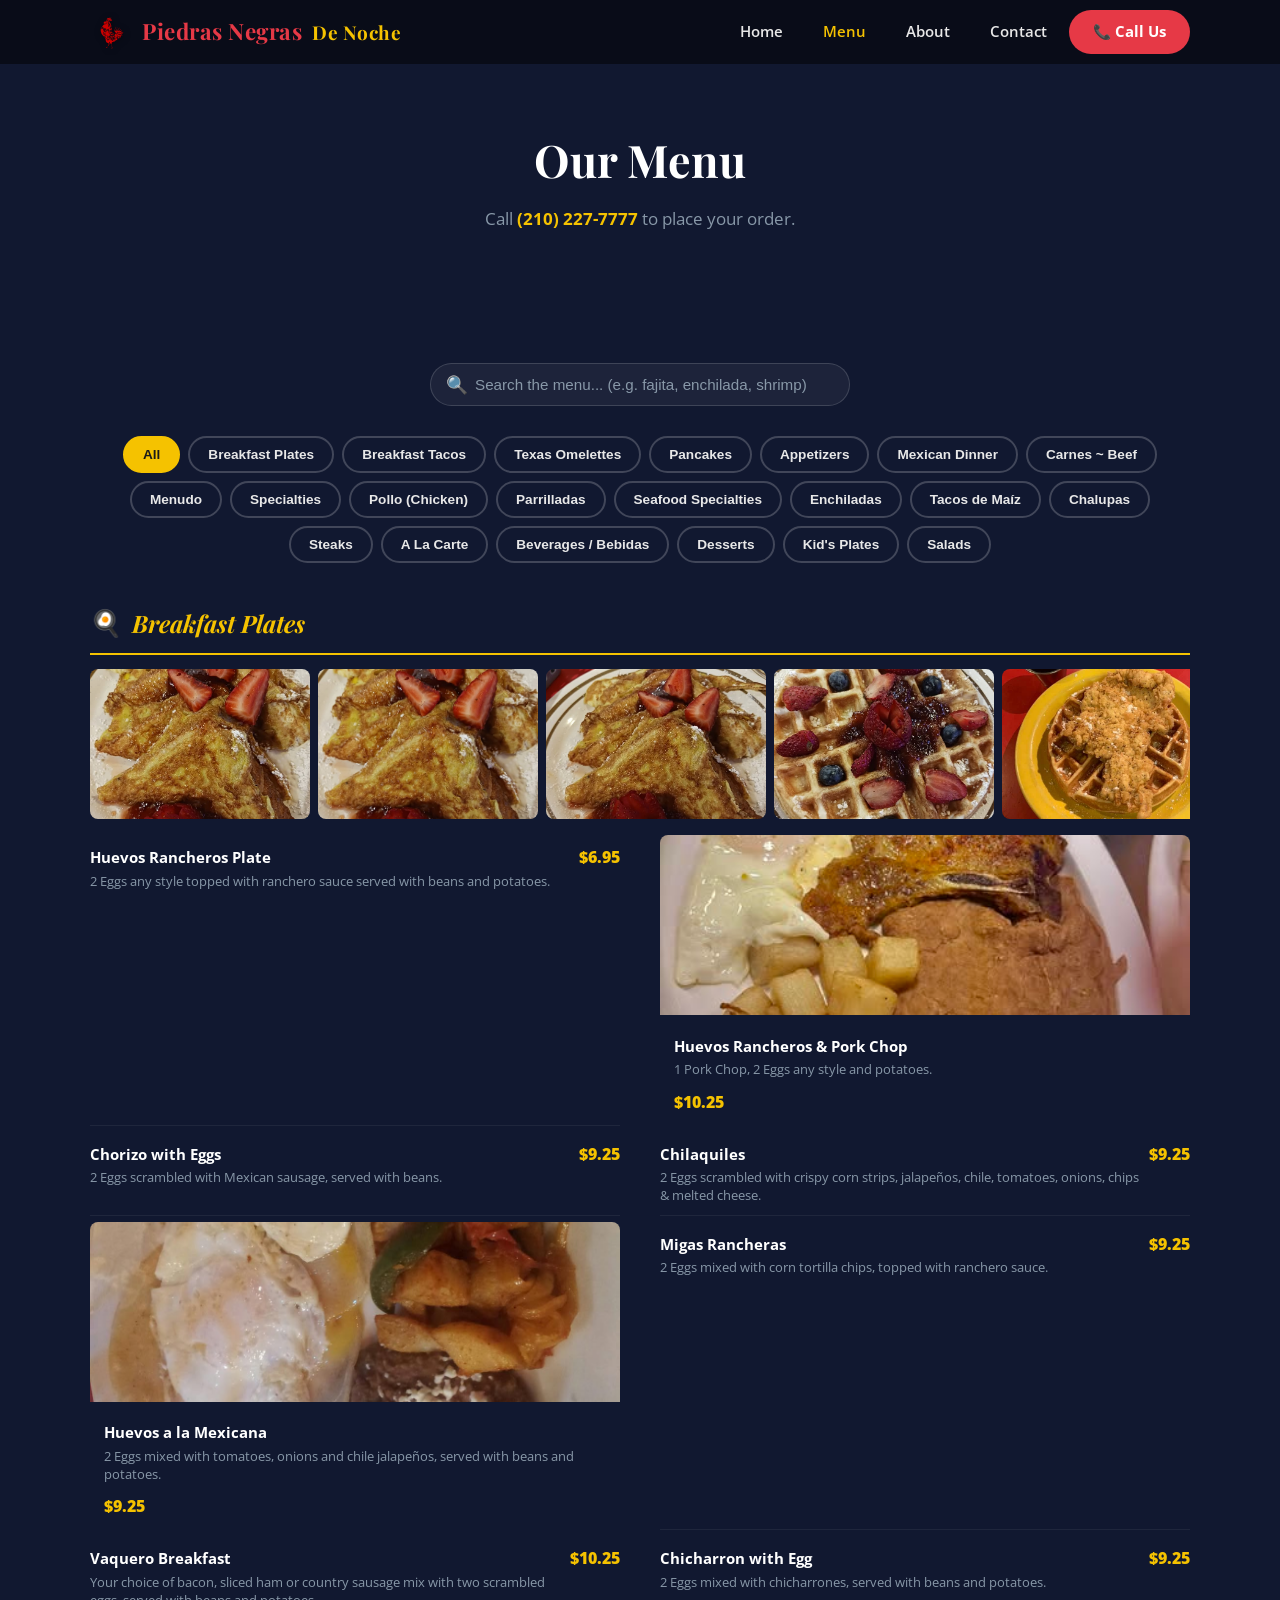
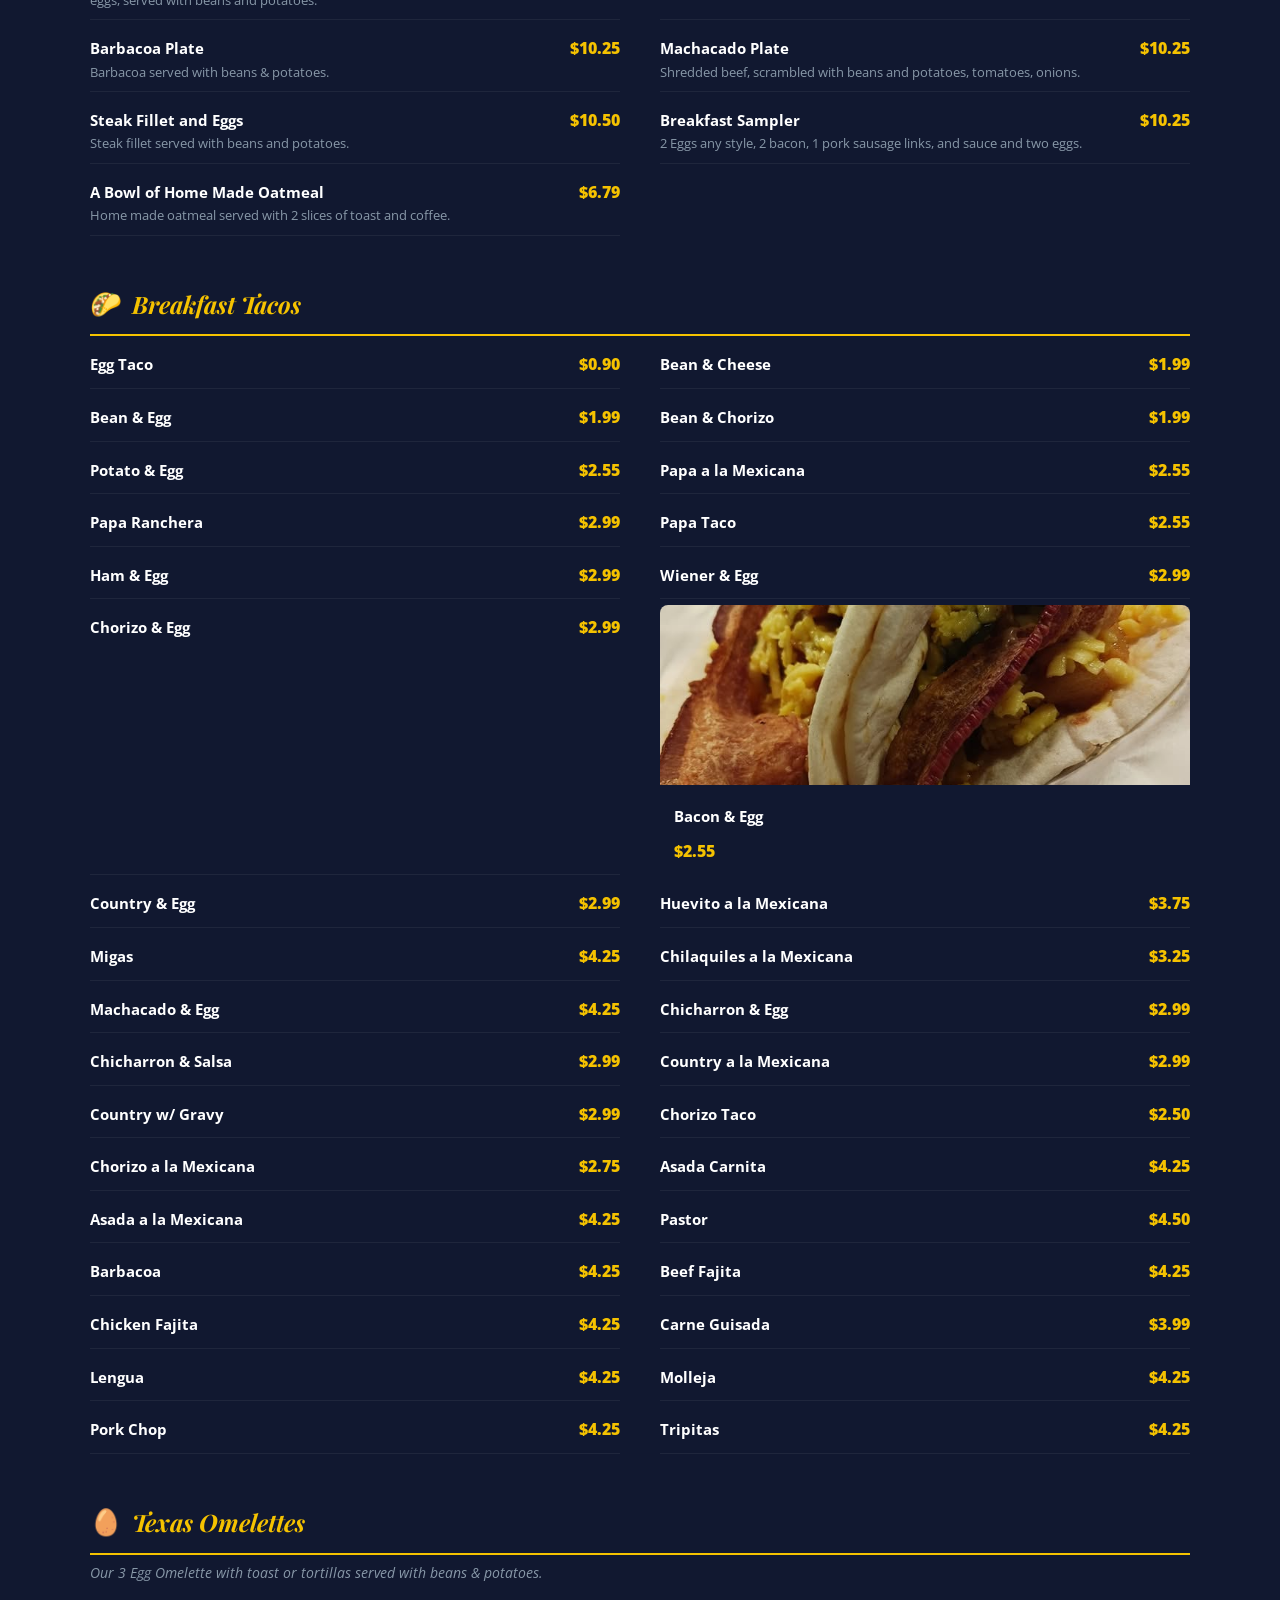
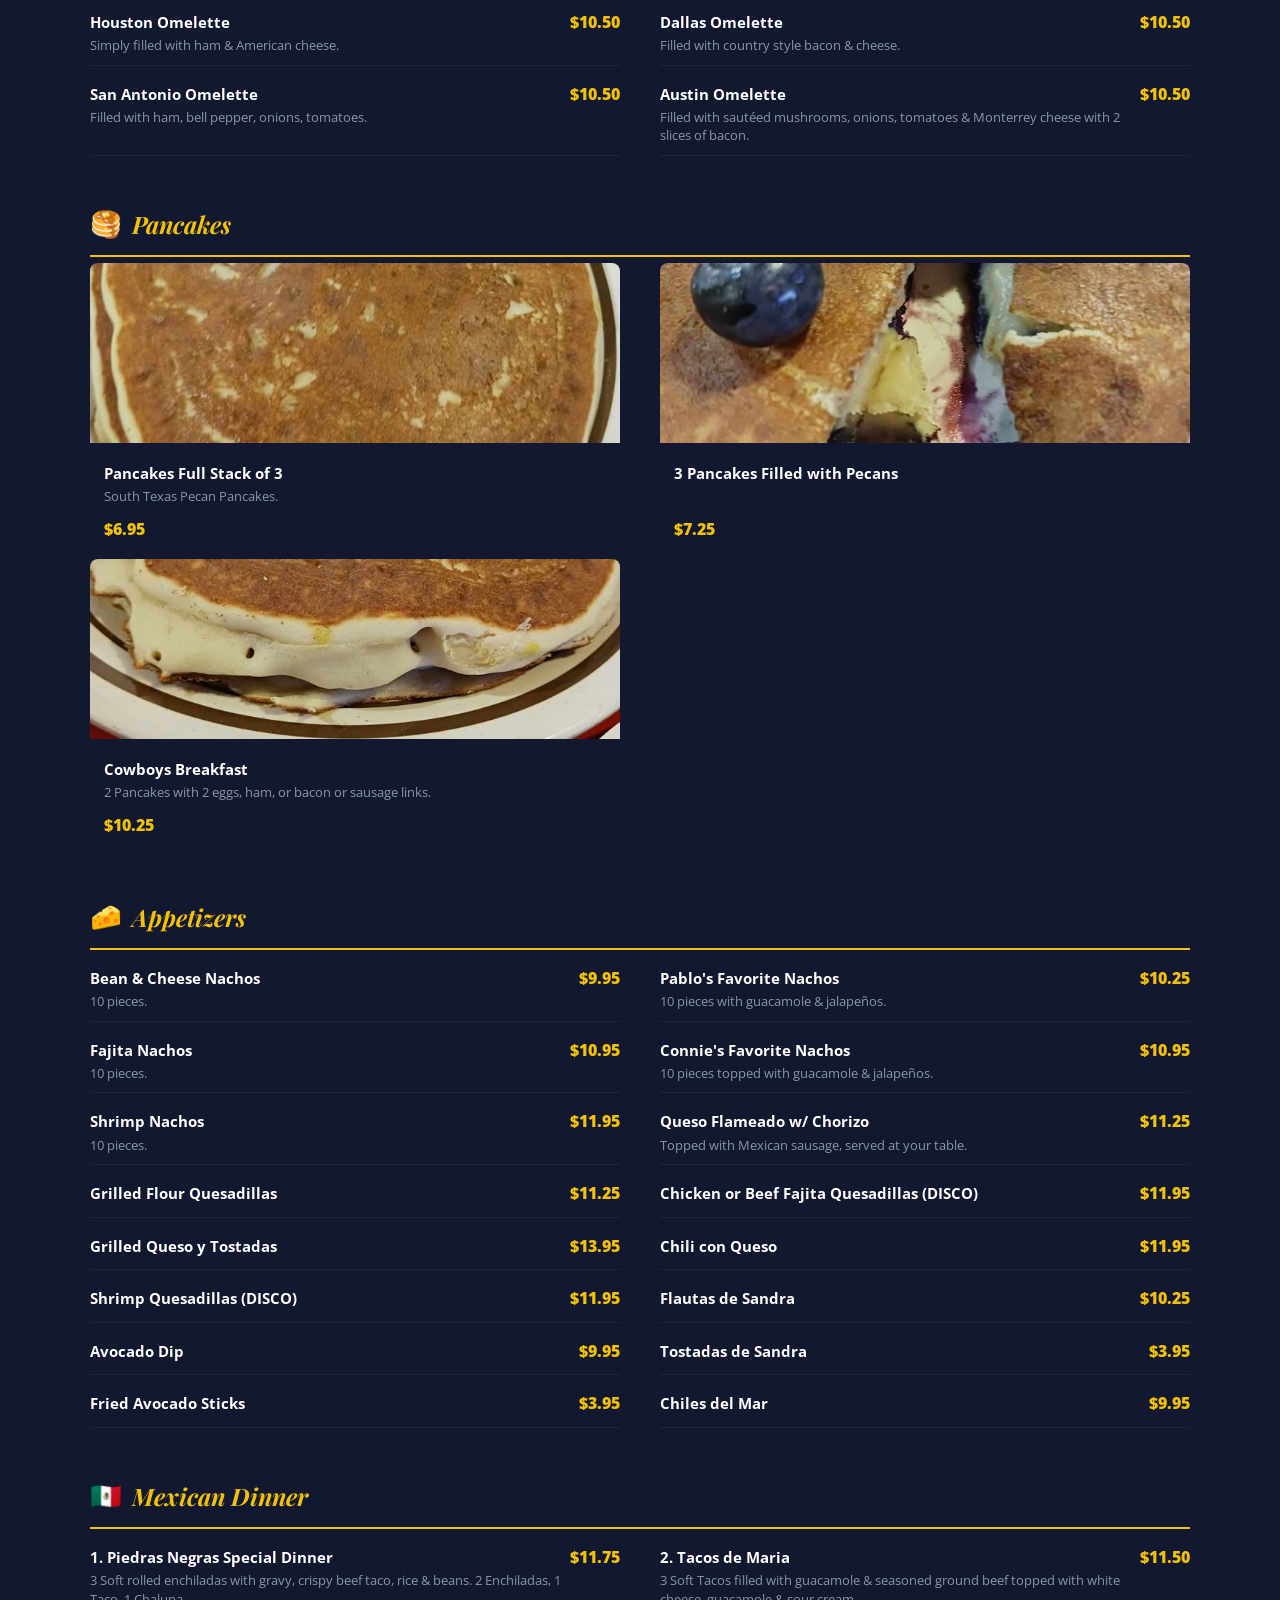
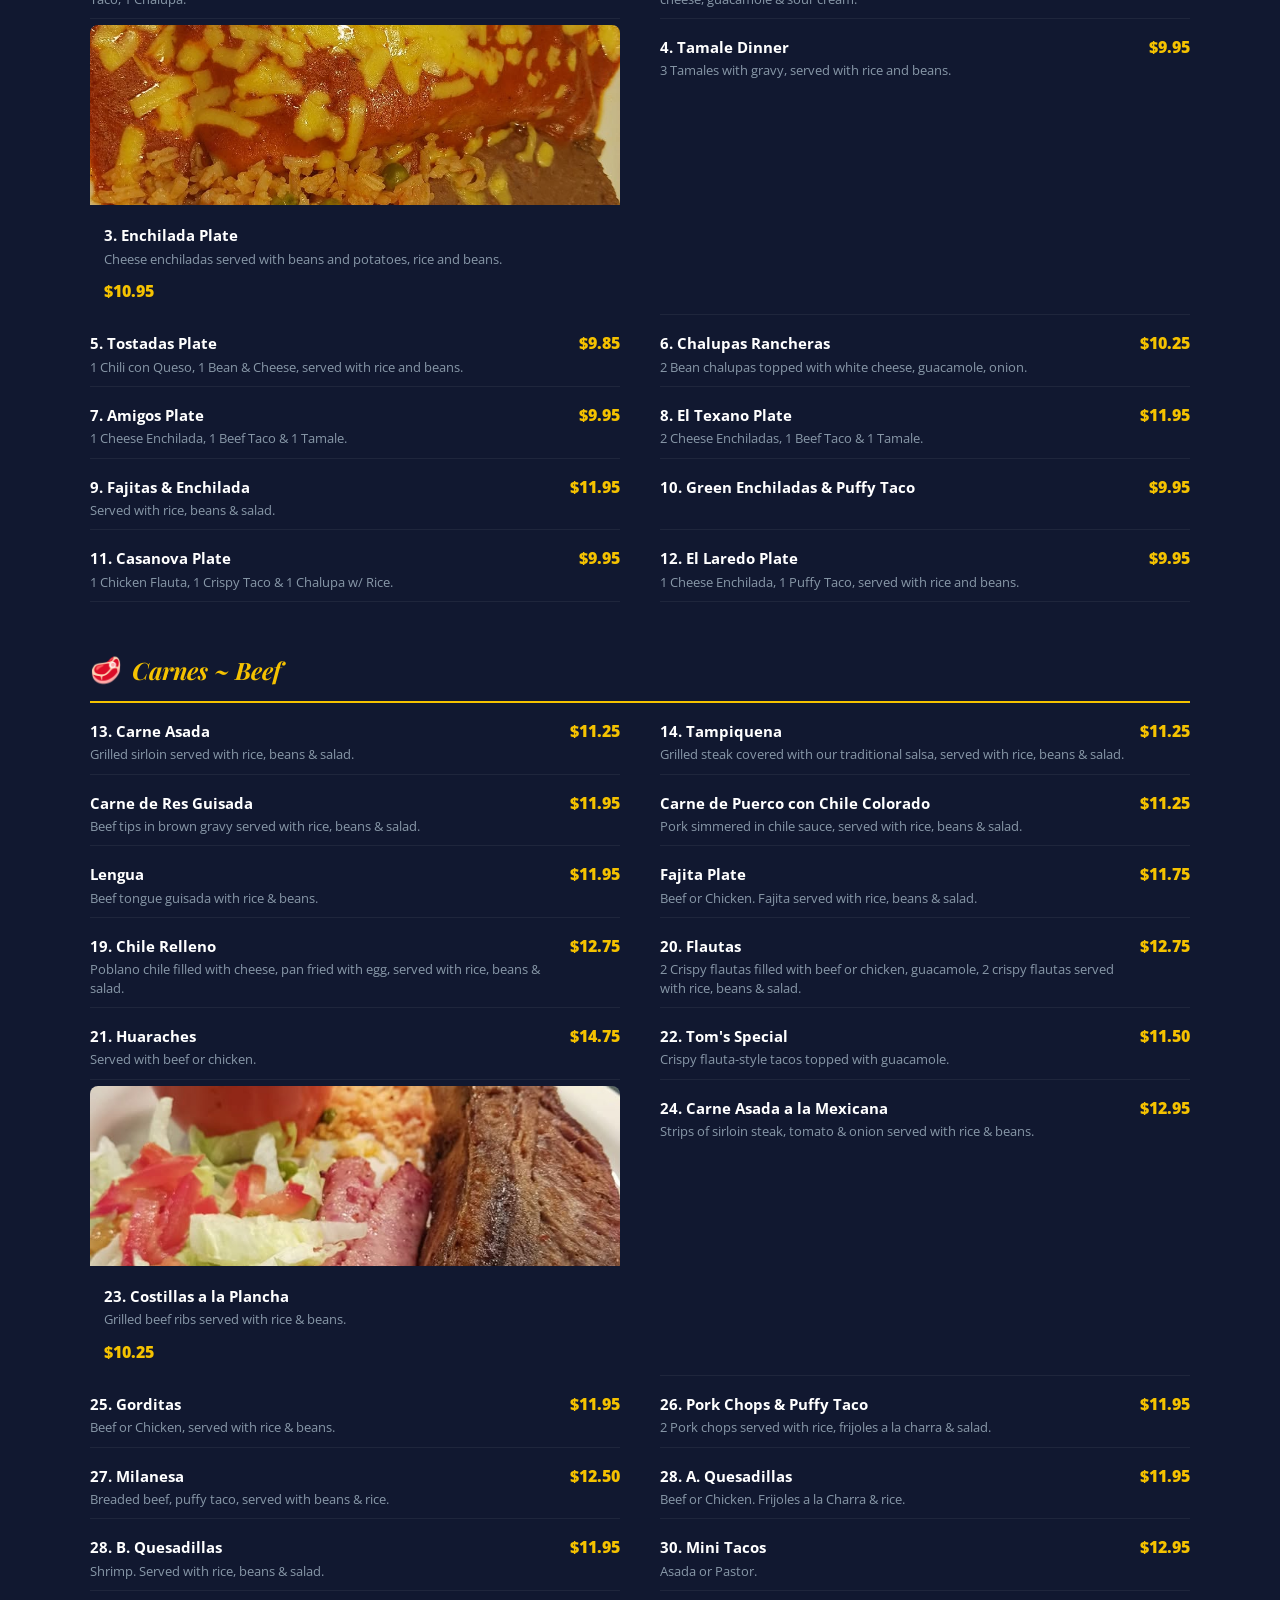
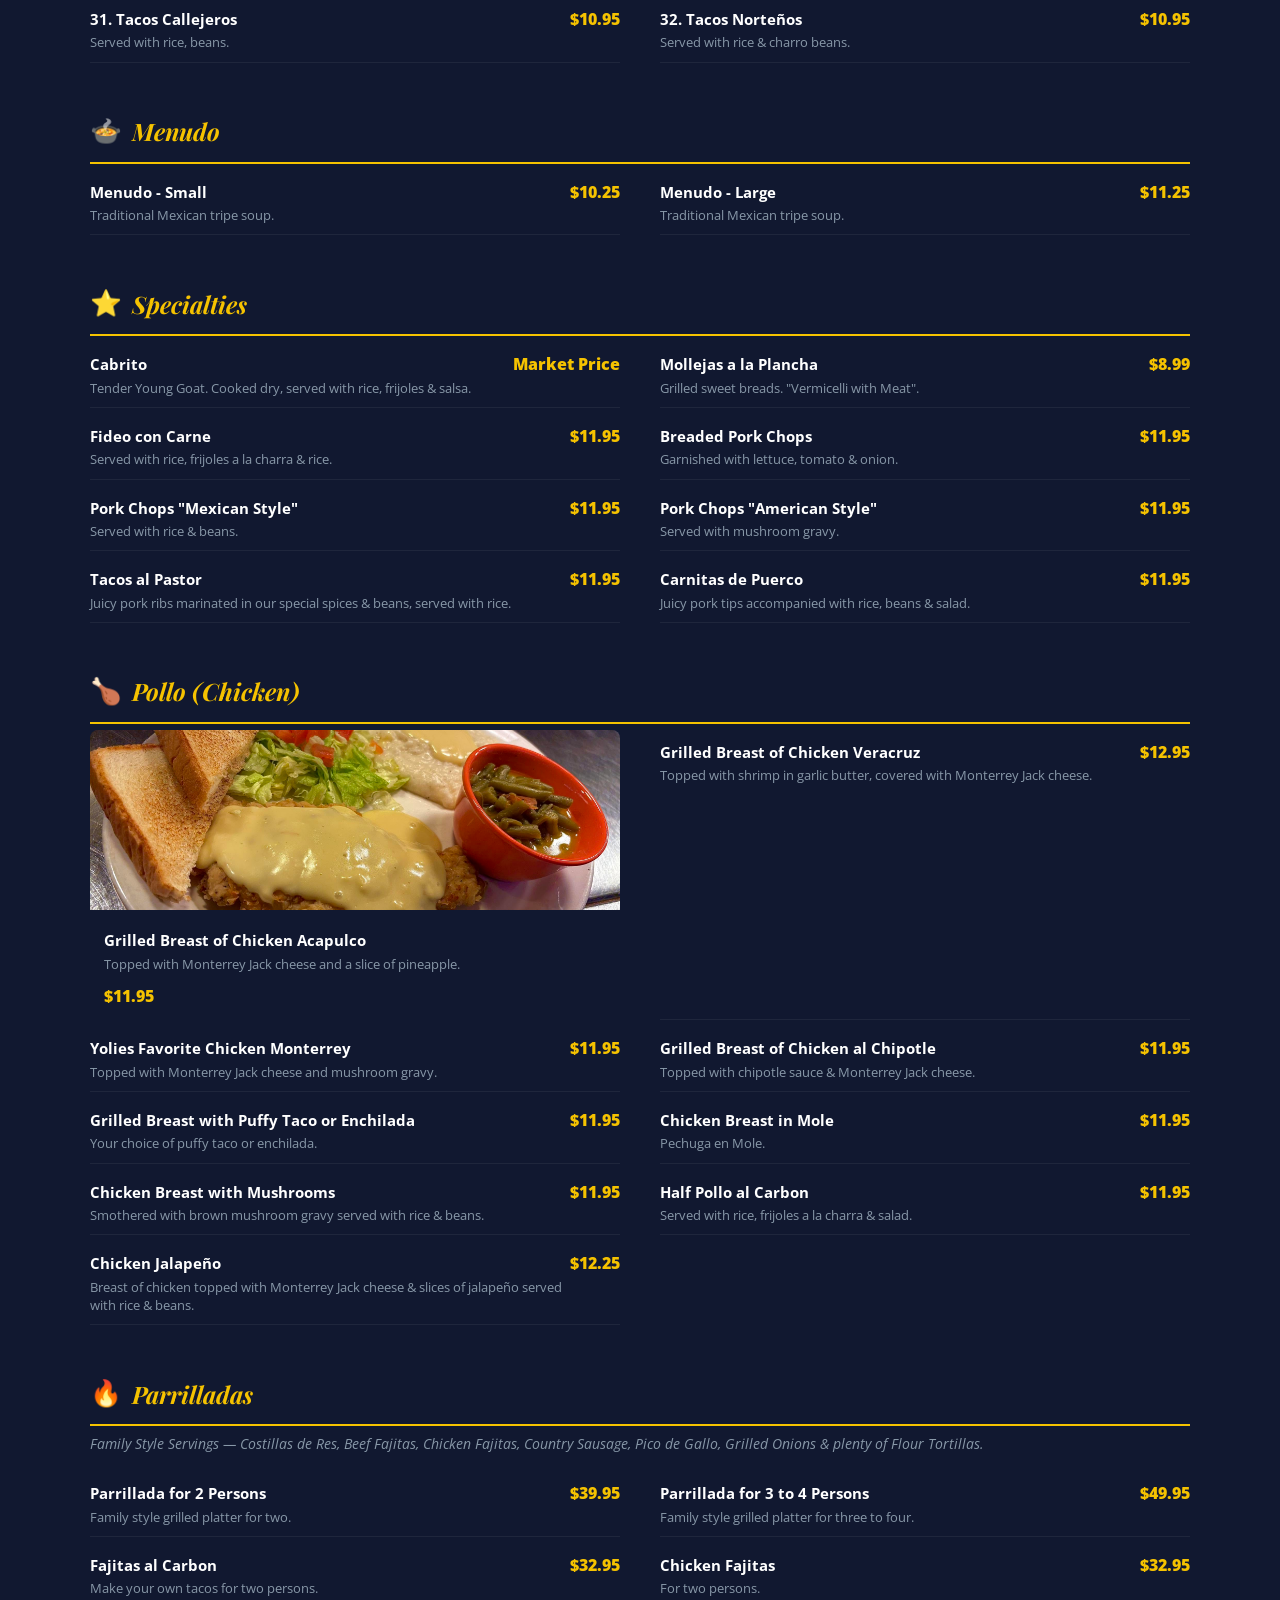
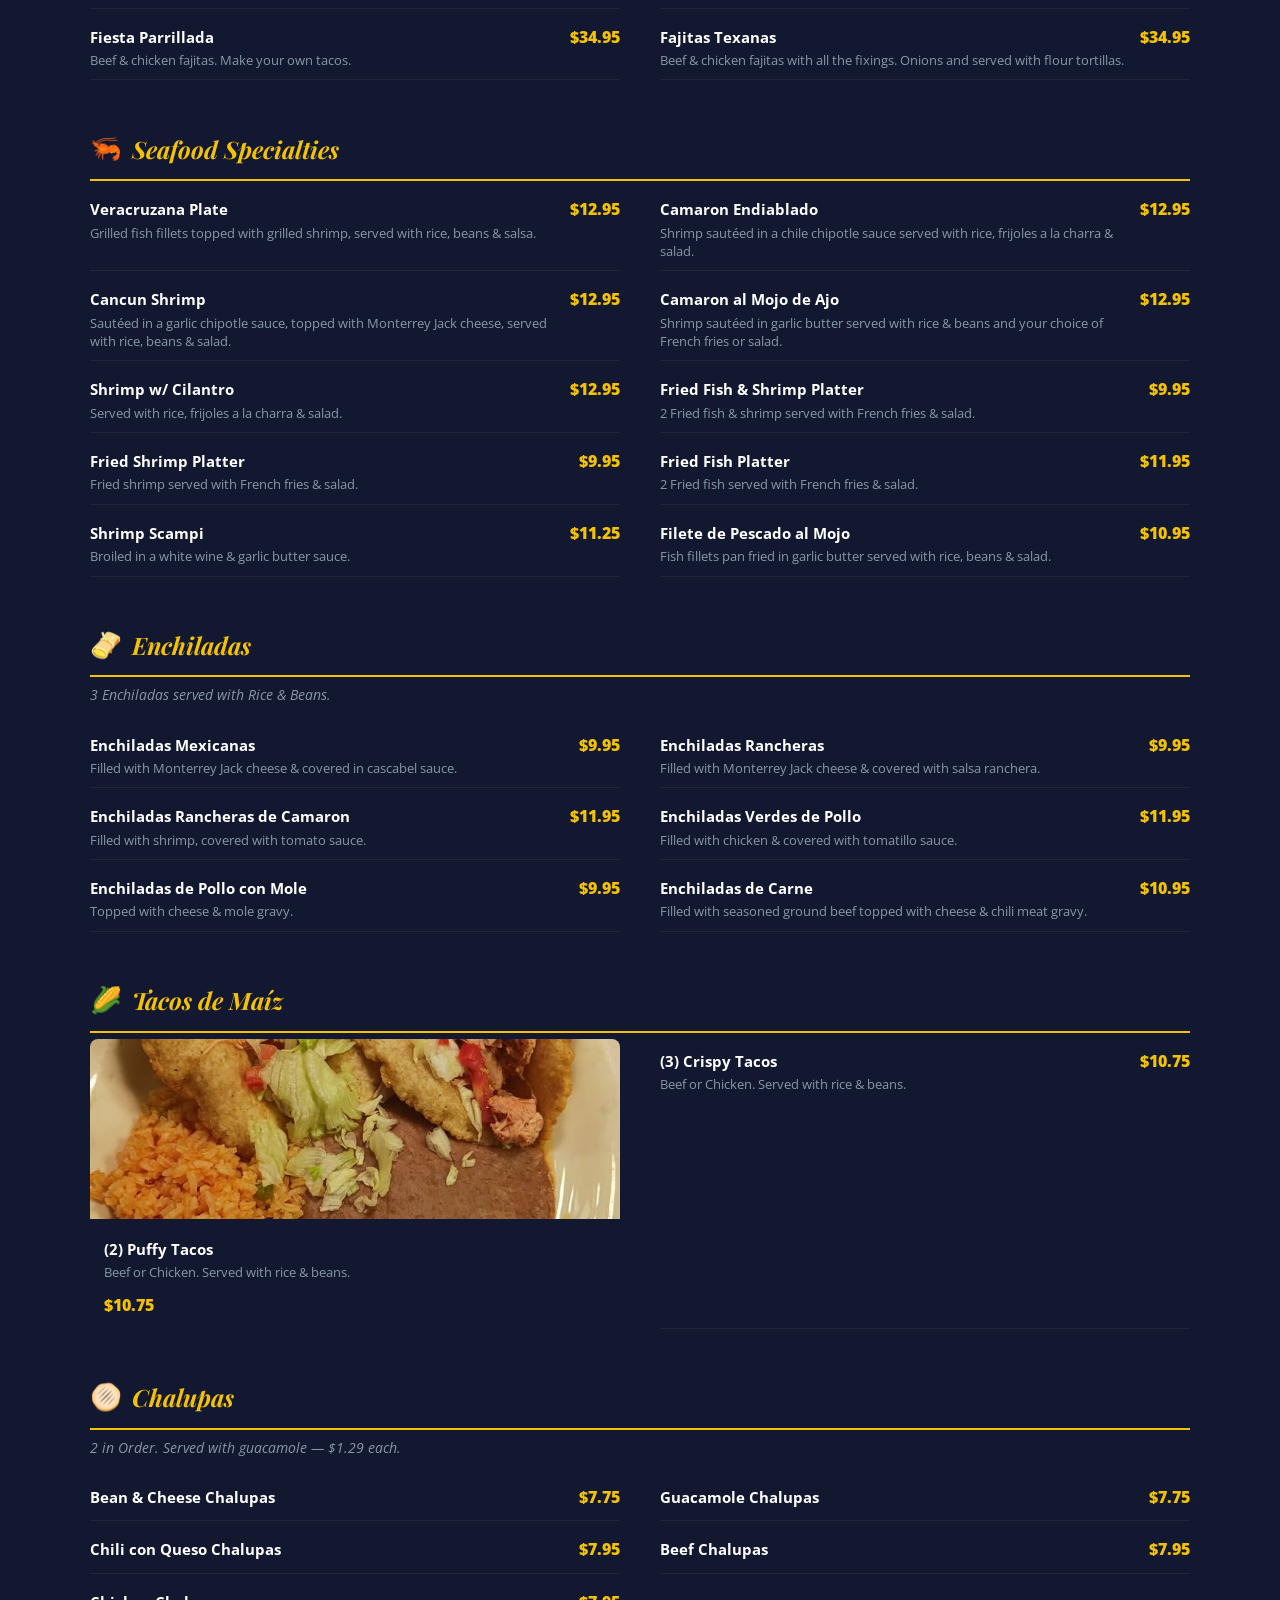
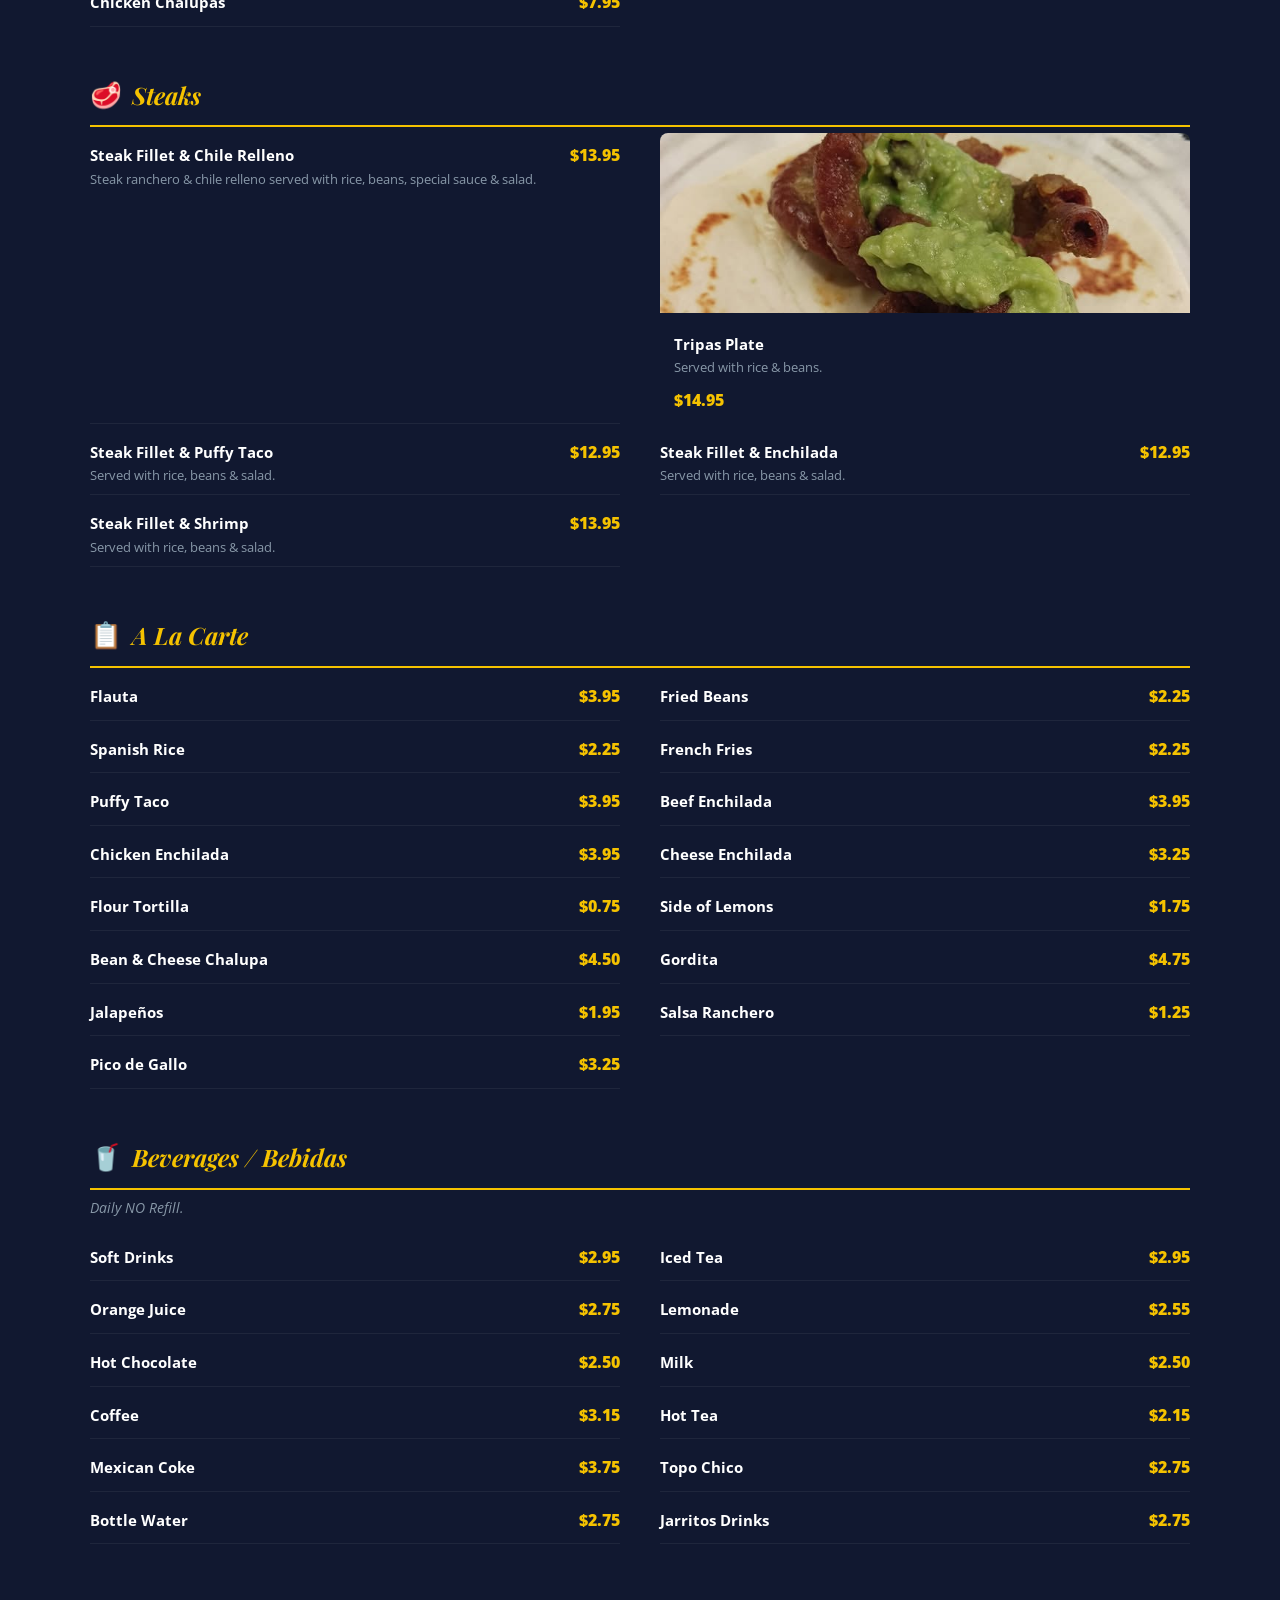
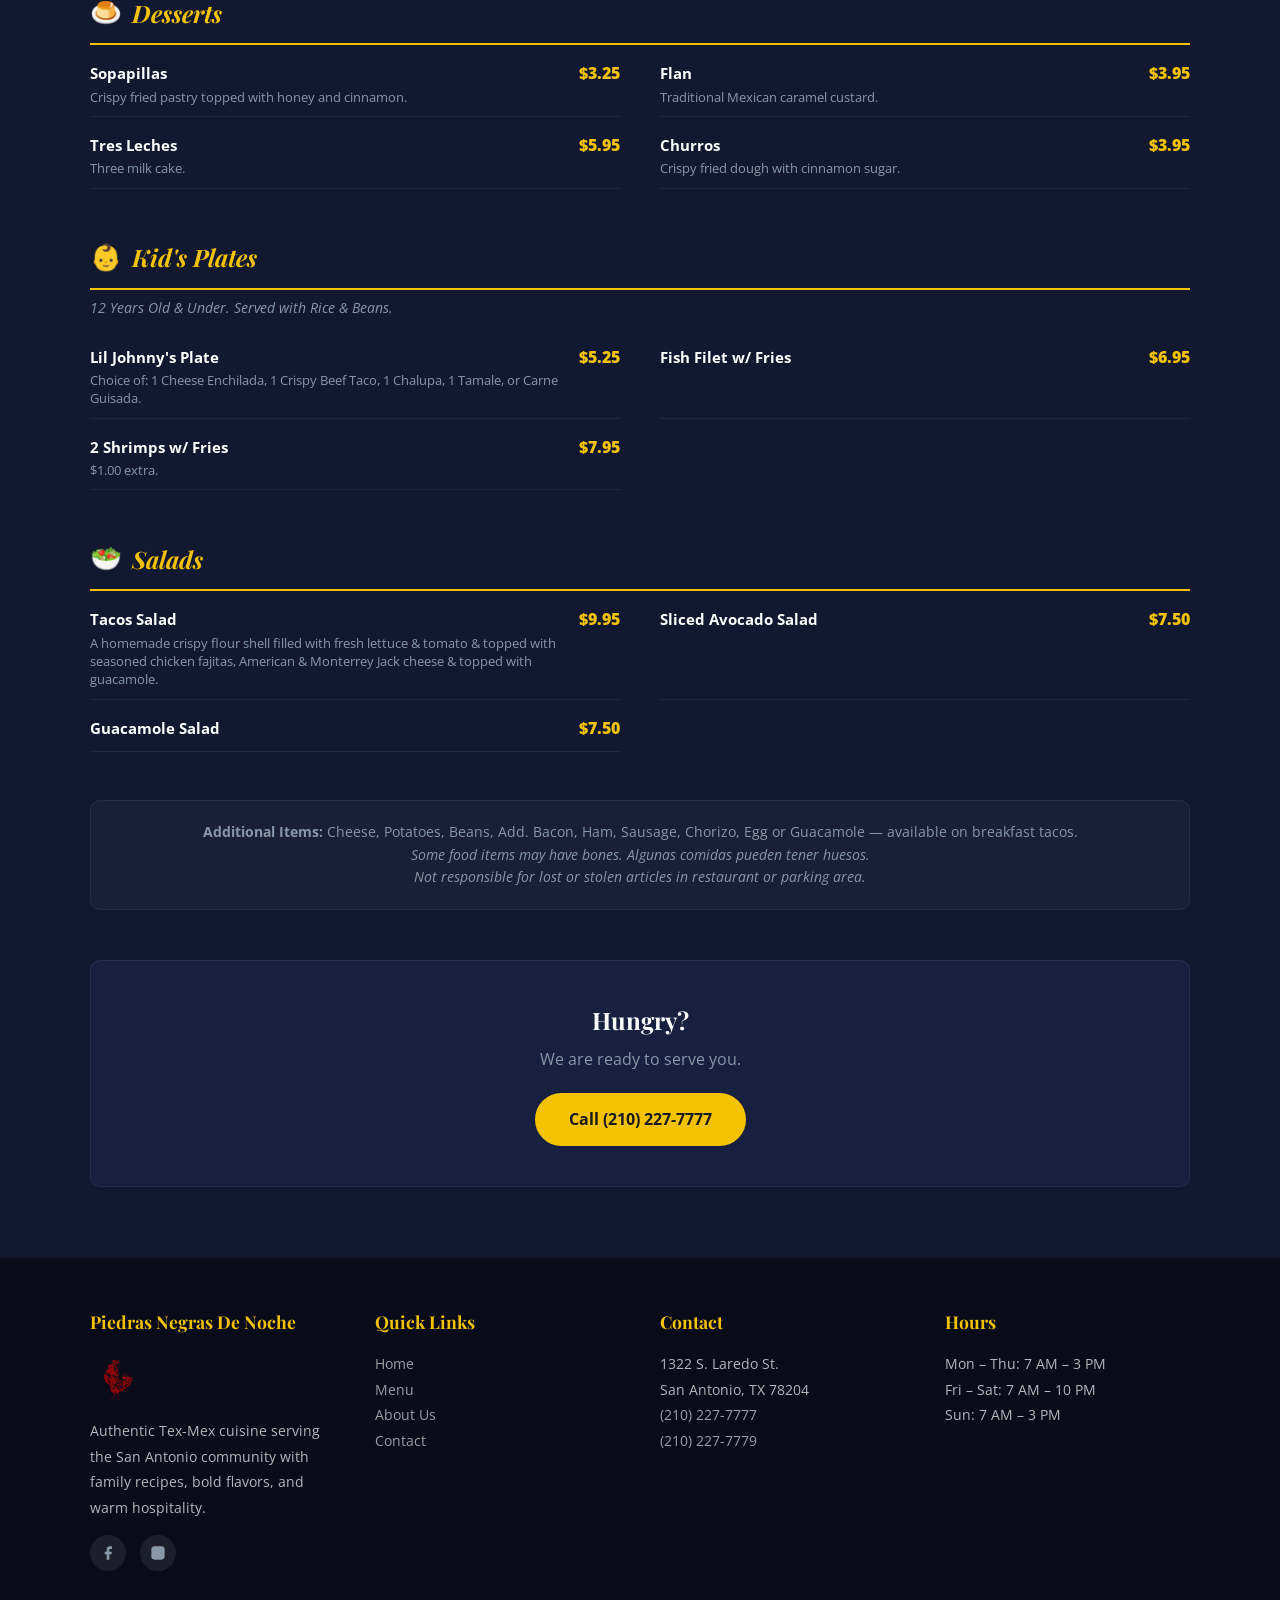
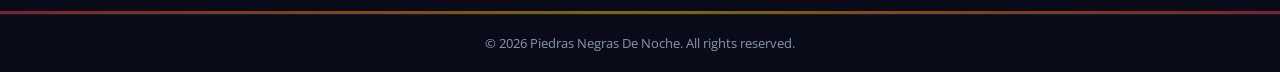
<file: menu.html>
<!DOCTYPE html>
<html lang="en">
<head>
  <meta charset="UTF-8">
  <meta name="viewport" content="width=device-width, initial-scale=1.0">
  <meta name="description" content="Browse the full menu at Piedras Negras De Noche — breakfast tacos, enchiladas, fajitas, steaks, seafood, and more authentic Tex-Mex dishes.">
  <title>Menu | Piedras Negras De Noche</title>

  <link rel="preconnect" href="https://fonts.googleapis.com">
  <link rel="preconnect" href="https://fonts.gstatic.com" crossorigin>
  <link href="https://fonts.googleapis.com/css2?family=Open+Sans:wght@400;600;700&family=Playfair+Display:wght@600;700;800&display=swap" rel="stylesheet">

  <link rel="stylesheet" href="css/styles.css">
</head>
<body>

  <!-- Header -->
  <header>
    <div class="container nav-wrapper">
      <a href="index.html" class="logo">
        <img src="images/rooster.svg" alt="Piedras Negras rooster mascot" class="mascot-logo">
        Piedras Negras <span>De Noche</span>
      </a>
      <button class="hamburger" aria-label="Toggle navigation" aria-expanded="false">
        <span></span><span></span><span></span>
      </button>
      <nav>
        <ul class="nav-menu">
          <li><a href="index.html">Home</a></li>
          <li><a href="menu.html">Menu</a></li>
          <li><a href="about.html">About</a></li>
          <li><a href="contact.html">Contact</a></li>
          <li><a href="tel:2102277777" class="nav-cta">📞 Call Us</a></li>
        </ul>
      </nav>
    </div>
  </header>

  <!-- Page Hero -->
  <section class="page-hero">
    <h1>Our Menu</h1>
    <p>Call <a href="tel:2102277777" class="hero-phone">(210) 227-7777</a> to place your order.</p>
  </section>

  <!-- Menu Section -->
  <section class="section">
    <div class="container">

      <!-- Search -->
      <div class="menu-search-wrapper">
        <span class="search-icon">🔍</span>
        <input type="text" id="menu-search" placeholder="Search the menu... (e.g. fajita, enchilada, shrimp)" autocomplete="off">
      </div>

      <!-- Category Nav -->
      <div id="menu-nav" class="menu-nav"></div>

      <!-- Menu Items Container (populated by JS from menu.json) -->
      <div id="menu-container">
        <div class="loading">Loading menu…</div>
      </div>

      <!-- Note -->
      <div class="menu-note">
        <p>
          <strong>Additional Items:</strong> Cheese, Potatoes, Beans, Add. Bacon, Ham, Sausage, Chorizo, Egg or Guacamole — available on breakfast tacos.<br>
          <em>Some food items may have bones. Algunas comidas pueden tener huesos.</em><br>
          <em>Not responsible for lost or stolen articles in restaurant or parking area.</em>
        </p>
      </div>

      <!-- Hungry CTA -->
      <div class="menu-cta">
        <h3>Hungry?</h3>
        <p>We are ready to serve you.</p>
        <a href="tel:2102277777" class="btn-cta-call">Call (210) 227-7777</a>
      </div>

    </div>
  </section>

  <!-- Footer -->
  <footer>
    <div class="container">
      <div class="footer-grid">
        <div class="footer-col">
          <h4>Piedras Negras De Noche</h4>
          <img src="images/rooster.svg" alt="Piedras Negras rooster mascot" class="mascot-footer">
          <p>Authentic Tex-Mex cuisine serving the San Antonio community with family recipes, bold flavors, and warm hospitality.</p>
          <div class="footer-social">
            <a href="#" aria-label="Facebook" title="Facebook"><svg viewBox="0 0 24 24"><path d="M18 2h-3a5 5 0 0 0-5 5v3H7v4h3v8h4v-8h3l1-4h-4V7a1 1 0 0 1 1-1h3z"/></svg></a>
            <a href="#" aria-label="Instagram" title="Instagram"><svg viewBox="0 0 24 24"><rect x="2" y="2" width="20" height="20" rx="5" ry="5"/><path d="M16 11.37A4 4 0 1 1 12.63 8 4 4 0 0 1 16 11.37z"/><line x1="17.5" y1="6.5" x2="17.51" y2="6.5" style="stroke-width:2"/></svg></a>
          </div>
        </div>
        <div class="footer-col">
          <h4>Quick Links</h4>
          <ul>
            <li><a href="index.html">Home</a></li>
            <li><a href="menu.html">Menu</a></li>
            <li><a href="about.html">About Us</a></li>
            <li><a href="contact.html">Contact</a></li>
          </ul>
        </div>
        <div class="footer-col">
          <h4>Contact</h4>
          <p>1322 S. Laredo St.<br>San Antonio, TX 78204</p>
          <p><a href="tel:2102277777">(210) 227-7777</a><br><a href="tel:2102277779">(210) 227-7779</a></p>
        </div>
        <div class="footer-col">
          <h4>Hours</h4>
          <p>Mon – Thu: 7 AM – 3 PM<br>Fri – Sat: 7 AM – 10 PM<br>Sun: 7 AM – 3 PM</p>
        </div>
      </div>
    </div>
    <div class="aztec-border"></div>
    <div class="footer-bottom">
      <p>&copy; <span id="current-year"></span> Piedras Negras De Noche. All rights reserved.</p>
    </div>
  </footer>

  <button class="back-to-top" aria-label="Back to top">↑</button>

  <script src="js/main.js"></script>
  <script src="js/menu.js"></script>
  <script>
    // Scroll to the right section based on URL hash (e.g. menu.html#breakfast)
    (function () {
      var HASH_TARGETS = {
        '#breakfast': 0,   // Breakfast Plates
        '#starters':  4,   // Appetizers
        '#entrees':   5,   // Mexican Dinner (first dinner section)
        '#drinks':    17   // Beverages / Bebidas
      };

      function scrollToSection() {
        var target = HASH_TARGETS[window.location.hash];
        if (target !== undefined) {
          var el = document.querySelector('#menu-container [data-cat-index="' + target + '"]');
          if (el) el.scrollIntoView({ behavior: 'smooth', block: 'start' });
        }
      }

      // Poll until menu.js has rendered categories, then scroll
      var attempts = 0;
      var poll = setInterval(function () {
        if (document.querySelectorAll('#menu-container .menu-category').length > 0) {
          clearInterval(poll);
          setTimeout(scrollToSection, 150);
        } else if (++attempts > 50) {
          clearInterval(poll);
        }
      }, 100);
    })();
  </script>
</body>
</html>
</file>
<file: css/styles.css>
/* =============================================
   Piedras Negras De Noche — Restaurant Website
   Dark Theme — Matching the Old Site Design
   ============================================= */

/* ---------- CSS Variables / Theme ---------- */
:root {
  --bg-dark: #111830;
  --bg-darker: #090c18;
  --bg-card: #182040;
  --bg-card-alt: #1e2848;
  --red-primary: #e63946;
  --red-dark: #c0392b;
  --yellow-primary: #f5c200;
  --yellow-light: #fad84a;
  --text-white: #ffffff;
  --text-light: #e8e8e8;
  --text-muted: #8898a8;
  --shadow: 0 4px 20px rgba(0,0,0,0.3);
  --shadow-lg: 0 8px 40px rgba(0,0,0,0.4);
  --radius: 10px;
  --transition: all 0.3s ease;
  --font-heading: 'Playfair Display', Georgia, serif;
  --font-body: 'Open Sans', -apple-system, BlinkMacSystemFont, 'Segoe UI', sans-serif;
  --max-width: 1100px;
}

/* ---------- Reset ---------- */
*, *::before, *::after { box-sizing: border-box; margin: 0; padding: 0; }
html { scroll-behavior: smooth; font-size: 16px; }

body {
  font-family: var(--font-body);
  color: var(--text-light);
  background: var(--bg-dark);
  line-height: 1.6;
  -webkit-font-smoothing: antialiased;
}

img { max-width: 100%; height: auto; display: block; }
a { text-decoration: none; color: inherit; transition: var(--transition); }
ul { list-style: none; }
.container { width: 92%; max-width: var(--max-width); margin: 0 auto; }

/* ---------- Scrollbar ---------- */
::-webkit-scrollbar { width: 8px; }
::-webkit-scrollbar-track { background: var(--bg-darker); }
::-webkit-scrollbar-thumb { background: var(--red-primary); border-radius: 4px; }

/* ---------- Top Bar ---------- */
.top-bar {
  background: var(--bg-darker);
  color: var(--text-muted);
  font-size: 0.82rem;
  padding: 6px 0;
  text-align: center;
}
.top-bar a { color: var(--yellow-primary); }
.top-bar a:hover { color: var(--yellow-light); text-decoration: underline; }
.top-bar span { margin: 0 12px; }

/* ---------- Aztec Decorative Border ---------- */
.aztec-border {
  height: 3px;
  background: linear-gradient(90deg, var(--red-primary), var(--yellow-primary), var(--red-primary));
  opacity: 0.5;
}

/* ---------- Header / Navbar ---------- */
header {
  background: var(--bg-darker);
  position: sticky;
  top: 0;
  z-index: 1000;
}

.nav-wrapper {
  display: flex;
  align-items: center;
  justify-content: space-between;
  min-height: 64px;
}

.logo {
  font-family: var(--font-heading);
  font-size: 1.4rem;
  color: var(--red-primary);
  font-weight: 700;
  white-space: nowrap;
  display: flex;
  align-items: center;
  gap: 10px;
  letter-spacing: 0.5px;
}
.logo span { color: var(--yellow-primary); display: block; font-size: 0.85em; }

.mascot-logo {
  width: 42px;
  height: 42px;
  flex-shrink: 0;
  filter: drop-shadow(1px 1px 3px rgba(0,0,0,0.5));
  transition: var(--transition);
}
.logo:hover .mascot-logo { transform: scale(1.08); }

nav ul {
  display: flex;
  gap: 4px;
  align-items: center;
}

nav a {
  display: block;
  padding: 10px 18px;
  color: var(--text-light);
  font-weight: 600;
  font-size: 0.92rem;
  border-radius: 6px;
  transition: var(--transition);
}
nav a:hover,
nav a.active {
  color: var(--yellow-primary);
}

/* Call Us Button in Nav */
.nav-cta {
  background: var(--red-primary) !important;
  color: var(--text-white) !important;
  padding: 10px 24px !important;
  border-radius: 50px !important;
  font-weight: 700 !important;
}
.nav-cta:hover {
  background: #ff4757 !important;
  transform: translateY(-1px);
  box-shadow: 0 4px 12px rgba(230, 57, 70, 0.4);
}

/* Hamburger */
.hamburger {
  display: none;
  flex-direction: column;
  gap: 5px;
  background: none;
  border: none;
  cursor: pointer;
  padding: 8px;
}
.hamburger span {
  display: block;
  width: 26px;
  height: 3px;
  background: var(--text-white);
  border-radius: 2px;
  transition: var(--transition);
}

@media (max-width: 768px) {
  .hamburger { display: flex; }
  nav ul {
    display: none;
    flex-direction: column;
    position: absolute;
    top: 64px; left: 0; right: 0;
    background: var(--bg-darker);
    padding: 16px;
    gap: 0;
    box-shadow: var(--shadow-lg);
  }
  nav ul.open { display: flex; }
  nav a { padding: 14px 20px; border-radius: 0; border-bottom: 1px solid rgba(255,255,255,0.05); }
  .logo { font-size: 1.2rem; }
  .nav-cta { margin-top: 8px; text-align: center; display: block !important; }
}

/* ---------- Hero ---------- */
.hero {
  background: url('../images/hero-bg.jpg') center/cover no-repeat;
  color: var(--text-white);
  text-align: center;
  padding: 120px 20px 110px;
  position: relative;
  overflow: hidden;
}
.hero::before {
  content: '';
  position: absolute;
  inset: 0;
  background: rgba(15, 15, 25, 0.55);
}
.hero > * { position: relative; z-index: 1; }

.hero h1 {
  font-family: var(--font-heading);
  font-size: 3.8rem;
  margin-bottom: 16px;
  font-weight: 700;
  letter-spacing: -0.5px;
}
.hero h1 span { color: var(--yellow-primary); }
.hero p {
  font-size: 1.15rem;
  margin-bottom: 36px;
  max-width: 600px;
  margin-left: auto; margin-right: auto;
  color: rgba(255,255,255,0.85);
}
.hero-cta {
  display: inline-flex;
  gap: 16px;
  flex-wrap: wrap;
  justify-content: center;
}

.hero-mascot-row {
  display: flex;
  align-items: center;
  justify-content: center;
  gap: 24px;
  margin-bottom: 20px;
}
.mascot-hero {
  width: 100px;
  height: 100px;
  filter: drop-shadow(2px 3px 6px rgba(0,0,0,0.5));
  animation: mascotBob 3s ease-in-out infinite;
}
.mascot-hero.flip { transform: scaleX(-1); }

@keyframes mascotBob {
  0%, 100% { transform: translateY(0); }
  50% { transform: translateY(-8px); }
}
@keyframes mascotBobFlip {
  0%, 100% { transform: scaleX(-1) translateY(0); }
  50% { transform: scaleX(-1) translateY(-8px); }
}
.mascot-hero.flip {
  animation: mascotBobFlip 3s ease-in-out infinite;
  animation-delay: 0.3s;
}

@media (max-width: 768px) {
  .mascot-logo { width: 36px; height: 36px; }
  .mascot-hero { width: 70px; height: 70px; }
  .hero-mascot-row { gap: 14px; }
}
@media (max-width: 600px) {
  .mascot-hero { width: 55px; height: 55px; }
  .hero-mascot-row { gap: 10px; }
}

/* Buttons */
.btn {
  display: inline-block;
  padding: 14px 36px;
  border-radius: 6px;
  font-weight: 700;
  font-size: 1rem;
  cursor: pointer;
  border: 2px solid transparent;
  transition: var(--transition);
  text-align: center;
}
.btn-primary {
  background: var(--yellow-primary);
  color: #1a1a1a;
  border-color: var(--yellow-primary);
}
.btn-primary:hover {
  background: var(--yellow-light);
  border-color: var(--yellow-light);
  transform: translateY(-2px);
  box-shadow: 0 6px 20px rgba(244,208,63,0.3);
}
.btn-outline {
  border-color: var(--text-white);
  color: var(--text-white);
  background: transparent;
}
.btn-outline:hover {
  background: var(--text-white);
  color: var(--bg-dark);
  transform: translateY(-2px);
}

/* ---------- Section Common ---------- */
.section {
  padding: 70px 0;
}
.section-title {
  font-family: var(--font-heading);
  font-size: 2.2rem;
  text-align: center;
  margin-bottom: 12px;
  color: var(--text-white);
}
.section-subtitle {
  text-align: center;
  color: var(--text-muted);
  font-size: 1rem;
  margin-bottom: 50px;
}
.section-alt { background: var(--bg-darker); }

/* ---------- Features / Info Cards ---------- */
.features-grid {
  display: grid;
  grid-template-columns: repeat(auto-fit, minmax(260px, 1fr));
  gap: 24px;
}
.feature-card {
  background: var(--bg-card);
  border-radius: var(--radius);
  padding: 32px 24px;
  text-align: center;
  transition: var(--transition);
  border: 1px solid rgba(255,255,255,0.06);
}
.feature-card:hover {
  transform: translateY(-4px);
  box-shadow: var(--shadow);
  border-color: rgba(244,208,63,0.2);
}
.feature-card .icon {
  font-size: 2.5rem;
  margin-bottom: 14px;
}
.feature-card h3 {
  font-family: var(--font-heading);
  font-size: 1.2rem;
  margin-bottom: 10px;
  color: var(--yellow-primary);
}
.feature-card p {
  color: var(--text-muted);
  font-size: 0.92rem;
}

/* ---------- Specials Banner ---------- */
.specials-banner {
  background: var(--bg-card);
  color: var(--text-light);
  text-align: center;
  padding: 14px 20px;
  font-weight: 600;
  font-size: 0.92rem;
  border-top: 1px solid rgba(255,255,255,0.05);
  border-bottom: 1px solid rgba(255,255,255,0.05);
}
.specials-banner span { color: var(--yellow-primary); font-weight: 700; }

/* ---------- Page Hero (inner pages) ---------- */
.page-hero {
  background: var(--bg-dark);
  color: var(--text-white);
  text-align: center;
  padding: 60px 20px;
}
.page-hero::before { display: none; }
.page-hero > * { position: relative; }
.page-hero h1 {
  font-family: var(--font-heading);
  font-size: 2.8rem;
  margin-bottom: 10px;
  color: var(--text-white);
}
.page-hero p { color: var(--text-muted); font-size: 1.05rem; }
.page-hero .hero-phone { color: var(--yellow-primary); font-weight: 700; }
.page-hero .hero-phone:hover { text-decoration: underline; }

/* ---------- Menu Page ---------- */
.menu-nav {
  display: flex;
  flex-wrap: wrap;
  justify-content: center;
  gap: 8px;
  margin-bottom: 40px;
  padding: 0 10px;
}
.menu-nav button {
  padding: 9px 18px;
  border: 2px solid rgba(255,255,255,0.2);
  background: transparent;
  color: var(--text-light);
  border-radius: 50px;
  cursor: pointer;
  font-weight: 600;
  font-size: 0.85rem;
  transition: var(--transition);
  white-space: nowrap;
}
.menu-nav button:hover,
.menu-nav button.active {
  background: var(--yellow-primary);
  color: #1a1a1a;
  border-color: var(--yellow-primary);
}

.menu-category {
  margin-bottom: 48px;
  scroll-margin-top: 100px;
}
.menu-category-header {
  display: flex;
  align-items: center;
  gap: 10px;
  margin-bottom: 6px;
  padding-bottom: 10px;
  border-bottom: 2px solid var(--yellow-primary);
}
.menu-category-header .cat-icon { font-size: 1.6rem; }
.menu-category-header h2 {
  font-family: var(--font-heading);
  font-size: 1.5rem;
  color: var(--yellow-primary);
  font-style: italic;
  font-weight: 700;
}
.menu-category-desc {
  font-style: italic;
  color: var(--text-muted);
  margin-bottom: 16px;
  font-size: 0.9rem;
}

.menu-items {
  display: grid;
  grid-template-columns: repeat(2, 1fr);
  gap: 6px 40px;
}

.menu-item {
  display: flex;
  justify-content: space-between;
  align-items: baseline;
  gap: 8px;
  padding: 10px 0;
  border-bottom: 1px solid rgba(255,255,255,0.06);
  transition: var(--transition);
}
.menu-item:hover {
  background: rgba(255,255,255,0.02);
}
.menu-item-info { flex: 1; }
.menu-item-name {
  font-weight: 700;
  font-size: 0.95rem;
  color: var(--text-white);
}
.menu-item-desc {
  font-size: 0.82rem;
  color: var(--text-muted);
  line-height: 1.4;
  margin-top: 2px;
}
.menu-item-price {
  font-weight: 800;
  font-size: 1rem;
  color: var(--yellow-primary);
  white-space: nowrap;
}

.menu-item--has-img {
  flex-direction: column;
  align-items: stretch;
  padding: 0;
  overflow: hidden;
  border-radius: 8px;
  border-bottom: none;
}
.menu-item--has-img .menu-item-img {
  width: 100%;
  height: 180px;
  object-fit: cover;
  display: block;
}
.menu-item--has-img .menu-item-info {
  padding: 0.65rem 0.85rem 0;
}
.menu-item--has-img .menu-item-price {
  padding: 0.2rem 0.85rem 0.65rem;
}

.breakfast-gallery {
  display: flex;
  gap: 0.5rem;
  overflow-x: auto;
  padding: 0.5rem 0 1rem;
  scroll-snap-type: x mandatory;
  -webkit-overflow-scrolling: touch;
}
.breakfast-gallery-img {
  flex: 0 0 auto;
  width: 220px;
  height: 150px;
  object-fit: cover;
  border-radius: 8px;
  scroll-snap-align: start;
}

/* Menu search */
.menu-search-wrapper {
  max-width: 420px;
  margin: 0 auto 30px;
  position: relative;
}
.menu-search-wrapper input {
  width: 100%;
  padding: 12px 18px 12px 44px;
  border: 1px solid rgba(255,255,255,0.15);
  border-radius: 50px;
  font-size: 0.95rem;
  outline: none;
  transition: var(--transition);
  background: rgba(255,255,255,0.05);
  color: var(--text-white);
}
.menu-search-wrapper input:focus {
  border-color: var(--yellow-primary);
  box-shadow: 0 0 0 3px rgba(244,208,63,0.1);
}
.menu-search-wrapper input::placeholder { color: var(--text-muted); }
.menu-search-wrapper .search-icon {
  position: absolute;
  left: 16px;
  top: 50%;
  transform: translateY(-50%);
  font-size: 1.1rem;
  color: var(--text-muted);
}

/* Menu CTA */
.menu-cta {
  background: var(--bg-card);
  border-radius: var(--radius);
  text-align: center;
  padding: 40px 20px;
  margin-top: 50px;
  border: 1px solid rgba(255,255,255,0.06);
}
.menu-cta h3 {
  font-family: var(--font-heading);
  font-size: 1.5rem;
  color: var(--text-white);
  margin-bottom: 8px;
}
.menu-cta p {
  color: var(--text-muted);
  margin-bottom: 20px;
}
.menu-cta .btn-cta-call {
  display: inline-block;
  padding: 12px 32px;
  background: var(--yellow-primary);
  color: #1a1a1a;
  border-radius: 50px;
  font-weight: 700;
  border: 2px solid var(--yellow-primary);
  transition: var(--transition);
}
.menu-cta .btn-cta-call:hover {
  background: var(--yellow-light);
  transform: translateY(-2px);
  box-shadow: 0 4px 12px rgba(244,208,63,0.3);
}

/* Menu note */
.menu-note {
  text-align: center;
  margin-top: 30px;
  padding: 20px;
  background: rgba(255,255,255,0.03);
  border-radius: var(--radius);
  border: 1px solid rgba(255,255,255,0.06);
}
.menu-note p {
  color: var(--text-muted);
  font-size: 0.88rem;
}

@media (max-width: 768px) {
  .menu-items { grid-template-columns: 1fr; }
}

/* ---------- About Page ---------- */
.page-hero h1.yellow { color: var(--yellow-primary); }

.about-flow {
  max-width: 800px;
}
.about-flow p {
  color: var(--text-light);
  line-height: 1.8;
  margin-bottom: 20px;
  font-size: 1.05rem;
}
.about-subheading {
  font-family: var(--font-heading);
  font-size: 1.8rem;
  color: var(--yellow-primary);
  margin: 40px 0 20px;
}
.about-photo {
  margin-top: 40px;
  border-radius: var(--radius);
  overflow: hidden;
  border: 1px solid rgba(245,194,0,0.25);
  box-shadow: 0 8px 32px rgba(0,0,0,0.5);
}
.about-photo img {
  width: 100%;
  height: auto;
  display: block;
  filter: sepia(10%) contrast(1.05);
}
.about-photo-caption {
  background: var(--bg-card);
  color: var(--text-muted);
  font-size: 0.82rem;
  font-style: italic;
  text-align: center;
  padding: 10px 16px;
  margin: 0;
  border-top: 1px solid rgba(255,255,255,0.06);
}

.about-grid {
  display: grid;
  grid-template-columns: 1fr 1fr;
  gap: 50px;
  align-items: center;
}
.about-text h2 {
  font-family: var(--font-heading);
  font-size: 2rem;
  color: var(--yellow-primary);
  margin-bottom: 18px;
}
.about-text p {
  margin-bottom: 16px;
  color: var(--text-light);
  line-height: 1.7;
}
.about-img {
  border-radius: var(--radius);
  overflow: hidden;
  box-shadow: var(--shadow);
}
.about-img img {
  width: 100%;
  height: 400px;
  object-fit: cover;
}

.dedication-banner {
  background: var(--bg-card);
  color: var(--text-white);
  text-align: center;
  padding: 50px 20px;
  border-top: 1px solid rgba(255,255,255,0.05);
  border-bottom: 1px solid rgba(255,255,255,0.05);
}
.dedication-banner h3 {
  font-family: var(--font-heading);
  font-size: 1.8rem;
  margin-bottom: 10px;
  color: var(--yellow-primary);
}
.dedication-banner p {
  font-size: 1.05rem;
  color: var(--text-muted);
}

/* ---------- Reviews Section ---------- */
.reviews-section {
  text-align: center;
}
.reviews-stars {
  font-size: 1.8rem;
  color: var(--yellow-primary);
  margin-bottom: 4px;
  letter-spacing: 4px;
}
.reviews-grid {
  display: grid;
  grid-template-columns: repeat(3, 1fr);
  gap: 24px;
  margin-top: 40px;
}
.review-card {
  background: var(--bg-card);
  border-radius: var(--radius);
  padding: 30px 24px;
  text-align: left;
  border: 1px solid rgba(255,255,255,0.08);
  transition: var(--transition);
}
.review-card:hover {
  transform: translateY(-3px);
  box-shadow: var(--shadow);
  border-color: rgba(244,208,63,0.15);
}
.review-stars {
  font-size: 1.1rem;
  color: var(--yellow-primary);
  margin-bottom: 14px;
  letter-spacing: 2px;
}
.review-text {
  font-style: italic;
  color: var(--text-light);
  line-height: 1.7;
  margin-bottom: 16px;
  font-size: 0.95rem;
}
.review-author {
  color: var(--yellow-primary);
  font-weight: 700;
  font-size: 0.95rem;
}
.reviews-cta {
  margin-top: 50px;
}
.reviews-cta p {
  color: var(--text-white);
  font-size: 1.15rem;
  margin-bottom: 16px;
  font-weight: 600;
}
.btn-review {
  display: inline-block;
  padding: 12px 32px;
  border: 2px solid var(--red-primary);
  color: var(--red-primary);
  border-radius: 50px;
  font-weight: 700;
  font-size: 1rem;
  transition: var(--transition);
}
.btn-review:hover {
  background: var(--red-primary);
  color: var(--text-white);
  transform: translateY(-2px);
  box-shadow: 0 4px 12px rgba(230,57,70,0.3);
}

@media (max-width: 768px) {
  .reviews-grid { grid-template-columns: 1fr; }
}

/* Hours table */
.hours-table {
  width: 100%;
  max-width: 500px;
  margin: 0 auto;
  border-collapse: collapse;
}
.hours-table th,
.hours-table td {
  padding: 12px 20px;
  text-align: left;
  border-bottom: 1px solid rgba(255,255,255,0.06);
}
.hours-table th { color: var(--text-white); font-weight: 700; }
.hours-table td { color: var(--text-muted); }
.hours-table tr:hover { background: rgba(255,255,255,0.03); }

@media (max-width: 768px) {
  .about-grid { grid-template-columns: 1fr; }
  .about-img { order: -1; }
}

/* ---------- Contact Page ---------- */
.contact-grid {
  display: grid;
  grid-template-columns: 1fr 1fr;
  gap: 50px;
}
.contact-info-card {
  background: var(--bg-card);
  border-radius: var(--radius);
  padding: 28px;
  margin-bottom: 16px;
  display: flex;
  align-items: center;
  gap: 18px;
  transition: var(--transition);
  border: 1px solid rgba(255,255,255,0.06);
}
.contact-info-card:hover {
  transform: translateY(-2px);
  box-shadow: var(--shadow);
  border-color: rgba(244,208,63,0.2);
}
.contact-info-card .c-icon {
  font-size: 1.6rem;
  width: 52px;
  height: 52px;
  display: flex;
  align-items: center;
  justify-content: center;
  background: var(--red-primary);
  color: var(--text-white);
  border-radius: 50%;
  flex-shrink: 0;
}
.contact-info-card h3 {
  font-size: 1rem;
  color: var(--text-white);
  margin-bottom: 4px;
}
.contact-info-card p { color: var(--text-muted); font-size: 0.9rem; }
.contact-info-card a { color: var(--yellow-primary); font-weight: 600; }
.contact-info-card a:hover { color: var(--yellow-light); text-decoration: underline; }

.contact-form {
  background: var(--bg-card);
  border-radius: var(--radius);
  padding: 32px;
  border: 1px solid rgba(255,255,255,0.06);
}
.contact-form h2 {
  font-family: var(--font-heading);
  font-size: 1.5rem;
  color: var(--yellow-primary);
  margin-bottom: 24px;
}
.form-group { margin-bottom: 18px; }
.form-group label {
  display: block;
  font-weight: 600;
  margin-bottom: 6px;
  color: var(--text-light);
  font-size: 0.9rem;
}
.form-group input,
.form-group textarea,
.form-group select {
  width: 100%;
  padding: 11px 14px;
  border: 1px solid rgba(255,255,255,0.15);
  border-radius: 6px;
  font-size: 0.95rem;
  font-family: var(--font-body);
  outline: none;
  transition: var(--transition);
  background: rgba(255,255,255,0.05);
  color: var(--text-white);
}
.form-group input:focus,
.form-group textarea:focus,
.form-group select:focus {
  border-color: var(--yellow-primary);
  box-shadow: 0 0 0 3px rgba(244,208,63,0.1);
}
.form-group input::placeholder,
.form-group textarea::placeholder { color: var(--text-muted); }
.form-group textarea { resize: vertical; min-height: 120px; }

.btn-submit {
  background: var(--red-primary);
  color: var(--text-white);
  padding: 14px 40px;
  border: none;
  border-radius: 50px;
  font-size: 1rem;
  font-weight: 700;
  cursor: pointer;
  transition: var(--transition);
  width: 100%;
}
.btn-submit:hover {
  background: #ff4757;
  transform: translateY(-2px);
  box-shadow: 0 6px 20px rgba(230,57,70,0.3);
}

.map-wrapper {
  border-radius: var(--radius);
  overflow: hidden;
  box-shadow: var(--shadow);
  margin-top: 50px;
}
.map-wrapper iframe { width: 100%; height: 400px; border: 0; }

@media (max-width: 768px) {
  .contact-grid { grid-template-columns: 1fr; }
}

/* ---------- Footer ---------- */
footer {
  background: var(--bg-darker);
  color: rgba(255,255,255,0.7);
  padding: 50px 0 0;
  border-top: 1px solid rgba(255,255,255,0.05);
}
.footer-grid {
  display: grid;
  grid-template-columns: repeat(auto-fit, minmax(220px, 1fr));
  gap: 40px;
  margin-bottom: 40px;
}
.footer-col h4 {
  font-family: var(--font-heading);
  color: var(--yellow-primary);
  font-size: 1.1rem;
  margin-bottom: 14px;
}
.footer-col p, .footer-col li { font-size: 0.9rem; line-height: 1.8; }
.footer-col a { color: rgba(255,255,255,0.6); }
.footer-col a:hover { color: var(--yellow-primary); }
.footer-bottom {
  border-top: 1px solid rgba(255,255,255,0.06);
  padding: 18px 0;
  text-align: center;
  font-size: 0.82rem;
  color: var(--text-muted);
}

.mascot-footer {
  width: 55px;
  height: 55px;
  opacity: 0.7;
  margin-bottom: 12px;
  transition: var(--transition);
}
.mascot-footer:hover { opacity: 1; transform: scale(1.05); }

/* ---------- Back to Top ---------- */
.back-to-top {
  position: fixed;
  bottom: 30px;
  right: 30px;
  width: 44px;
  height: 44px;
  background: var(--red-primary);
  color: var(--text-white);
  border: none;
  border-radius: 50%;
  font-size: 1.3rem;
  cursor: pointer;
  display: none;
  align-items: center;
  justify-content: center;
  box-shadow: var(--shadow);
  transition: var(--transition);
  z-index: 999;
}
.back-to-top:hover { background: #ff4757; transform: translateY(-3px); }
.back-to-top.show { display: flex; }

/* ---------- Loading / No Results ---------- */
.loading {
  text-align: center;
  padding: 60px 20px;
  color: var(--text-muted);
  font-size: 1.1rem;
}
.loading::after {
  content: '';
  display: block;
  width: 36px;
  height: 36px;
  margin: 20px auto;
  border: 3px solid rgba(255,255,255,0.1);
  border-top-color: var(--yellow-primary);
  border-radius: 50%;
  animation: spin 0.8s linear infinite;
}
@keyframes spin { to { transform: rotate(360deg); } }

.no-results {
  text-align: center;
  padding: 40px 20px;
  color: var(--text-muted);
  font-size: 1.1rem;
}
.no-results .icon { font-size: 3rem; margin-bottom: 10px; }

/* ---------- Daily Specials Grid ---------- */
.specials-section { background: var(--bg-dark); }

.specials-grid {
  display: grid;
  grid-template-columns: repeat(auto-fill, minmax(260px, 1fr));
  gap: 20px;
  margin-top: 36px;
}

.special-day {
  background: var(--bg-card);
  border: 1px solid rgba(255,255,255,0.07);
  border-radius: var(--radius);
  overflow: hidden;
  transition: var(--transition);
}
.special-day:hover {
  transform: translateY(-3px);
  box-shadow: var(--shadow-lg);
}

.special-day-header {
  font-family: var(--font-heading);
  font-size: 1.15rem;
  font-weight: 700;
  padding: 12px 18px;
  letter-spacing: 0.04em;
  text-transform: uppercase;
}
.special-day-header.monday    { background: #8B0000; color: #fff; }
.special-day-header.tuesday   { background: #1a4d8f; color: #fff; }
.special-day-header.wednesday { background: #b8360a; color: #fff; }
.special-day-header.thursday  { background: #1a5c2a; color: #fff; }
.special-day-header.friday    { background: #8B0000; color: #fff; }
.special-day-header.saturday  { background: #5a3000; color: #f5c200; }

.special-day-img {
  width: 100%;
  height: 140px;
  object-fit: cover;
  display: block;
  border-radius: 8px 8px 0 0;
}

.special-day ul {
  list-style: none;
  padding: 10px 0;
  margin: 0;
}
.special-day li {
  display: flex;
  justify-content: space-between;
  align-items: baseline;
  padding: 7px 18px;
  font-size: 0.88rem;
  border-bottom: 1px solid rgba(255,255,255,0.05);
  gap: 8px;
}
.special-day li:last-child { border-bottom: none; }
.special-day li:nth-child(even) { background: rgba(255,255,255,0.03); }
.special-day li span:first-child { color: var(--text-light); flex: 1; }
.special-day li span:last-child  { color: var(--yellow-primary); font-weight: 700; white-space: nowrap; }
.special-day li.special-note span:first-child { color: var(--text-muted); font-style: italic; font-size: 0.82rem; }
.specials-grid .special-day:nth-child(even) { background: var(--bg-card-alt); }

/* ---------- Meal-Time Filter Tabs ---------- */
.meal-tabs {
  display: flex;
  flex-wrap: wrap;
  gap: 8px;
  margin-bottom: 14px;
}
.meal-tabs button {
  background: var(--bg-card);
  color: var(--text-light);
  border: 1px solid rgba(255,255,255,0.1);
  border-radius: 24px;
  padding: 8px 20px;
  font-size: 0.9rem;
  font-weight: 600;
  cursor: pointer;
  transition: var(--transition);
}
.meal-tabs button:hover {
  background: var(--bg-card-alt);
  border-color: var(--yellow-primary);
  color: var(--yellow-primary);
}
.meal-tabs button.active {
  background: var(--yellow-primary);
  color: #000;
  border-color: var(--yellow-primary);
}

/* ---------- Visual Menu Preview Cards (Homepage) ---------- */
.menu-preview-grid {
  display: grid;
  grid-template-columns: repeat(auto-fit, minmax(220px, 1fr));
  gap: 24px;
  margin-top: 40px;
}
.menu-preview-card {
  background: var(--bg-card);
  border: 1px solid rgba(255,255,255,0.07);
  border-radius: var(--radius);
  padding: 36px 24px 28px;
  text-align: center;
  transition: var(--transition);
  display: flex;
  flex-direction: column;
  align-items: center;
  gap: 12px;
}
.menu-preview-card:hover {
  transform: translateY(-4px);
  border-color: var(--yellow-primary);
  box-shadow: 0 8px 32px rgba(0,0,0,0.4);
}
.menu-preview-card .preview-icon {
  font-size: 3rem;
  line-height: 1;
}
.menu-preview-card h3 {
  font-family: var(--font-heading);
  font-size: 1.2rem;
  color: var(--yellow-primary);
  margin: 0;
}
.menu-preview-card p {
  font-size: 0.88rem;
  color: var(--text-muted);
  flex-grow: 1;
}
.menu-preview-card .btn-preview {
  display: inline-block;
  margin-top: 8px;
  padding: 8px 22px;
  border: 1px solid var(--yellow-primary);
  color: var(--yellow-primary);
  border-radius: 20px;
  font-size: 0.85rem;
  font-weight: 600;
  transition: var(--transition);
}
.menu-preview-card:hover .btn-preview {
  background: var(--yellow-primary);
  color: #000;
}

/* ---------- Weekday Specials Banner ---------- */
.specials-banner {
  background: linear-gradient(135deg, var(--bg-card-alt) 0%, var(--bg-card) 100%);
  border-top: 2px solid var(--yellow-primary);
  border-bottom: 2px solid var(--yellow-primary);
  padding: 48px 0;
  text-align: center;
}
.specials-banner .specials-badge {
  display: inline-block;
  background: var(--yellow-primary);
  color: #000;
  font-size: 0.78rem;
  font-weight: 700;
  letter-spacing: 0.1em;
  text-transform: uppercase;
  padding: 4px 14px;
  border-radius: 12px;
  margin-bottom: 16px;
}
.specials-banner h2 {
  font-family: var(--font-heading);
  font-size: 2rem;
  color: var(--text-white);
  margin-bottom: 10px;
}
.specials-banner p {
  color: var(--text-muted);
  font-size: 1rem;
  max-width: 520px;
  margin: 0 auto 24px;
}

/* ---------- Footer Social Media ---------- */
.footer-social {
  display: flex;
  gap: 14px;
  margin-top: 14px;
}
.footer-social a {
  display: flex;
  align-items: center;
  justify-content: center;
  width: 36px;
  height: 36px;
  background: rgba(255,255,255,0.08);
  border-radius: 50%;
  color: var(--text-muted);
  transition: var(--transition);
}
.footer-social a:hover {
  background: var(--yellow-primary);
  color: #000;
}
.footer-social svg {
  width: 16px;
  height: 16px;
  fill: currentColor;
}

/* ---------- Responsive ---------- */
@media (max-width: 600px) {
  .hero h1 { font-size: 2.4rem; }
  .hero p { font-size: 1rem; }
  .section { padding: 50px 0; }
  .section-title { font-size: 1.8rem; }
  .page-hero h1 { font-size: 2.2rem; }
  .btn { padding: 12px 24px; font-size: 0.9rem; }
  .menu-preview-grid { grid-template-columns: repeat(2, 1fr); }
  .specials-banner h2 { font-size: 1.5rem; }
  .specials-grid { grid-template-columns: 1fr; }
}
</file>
